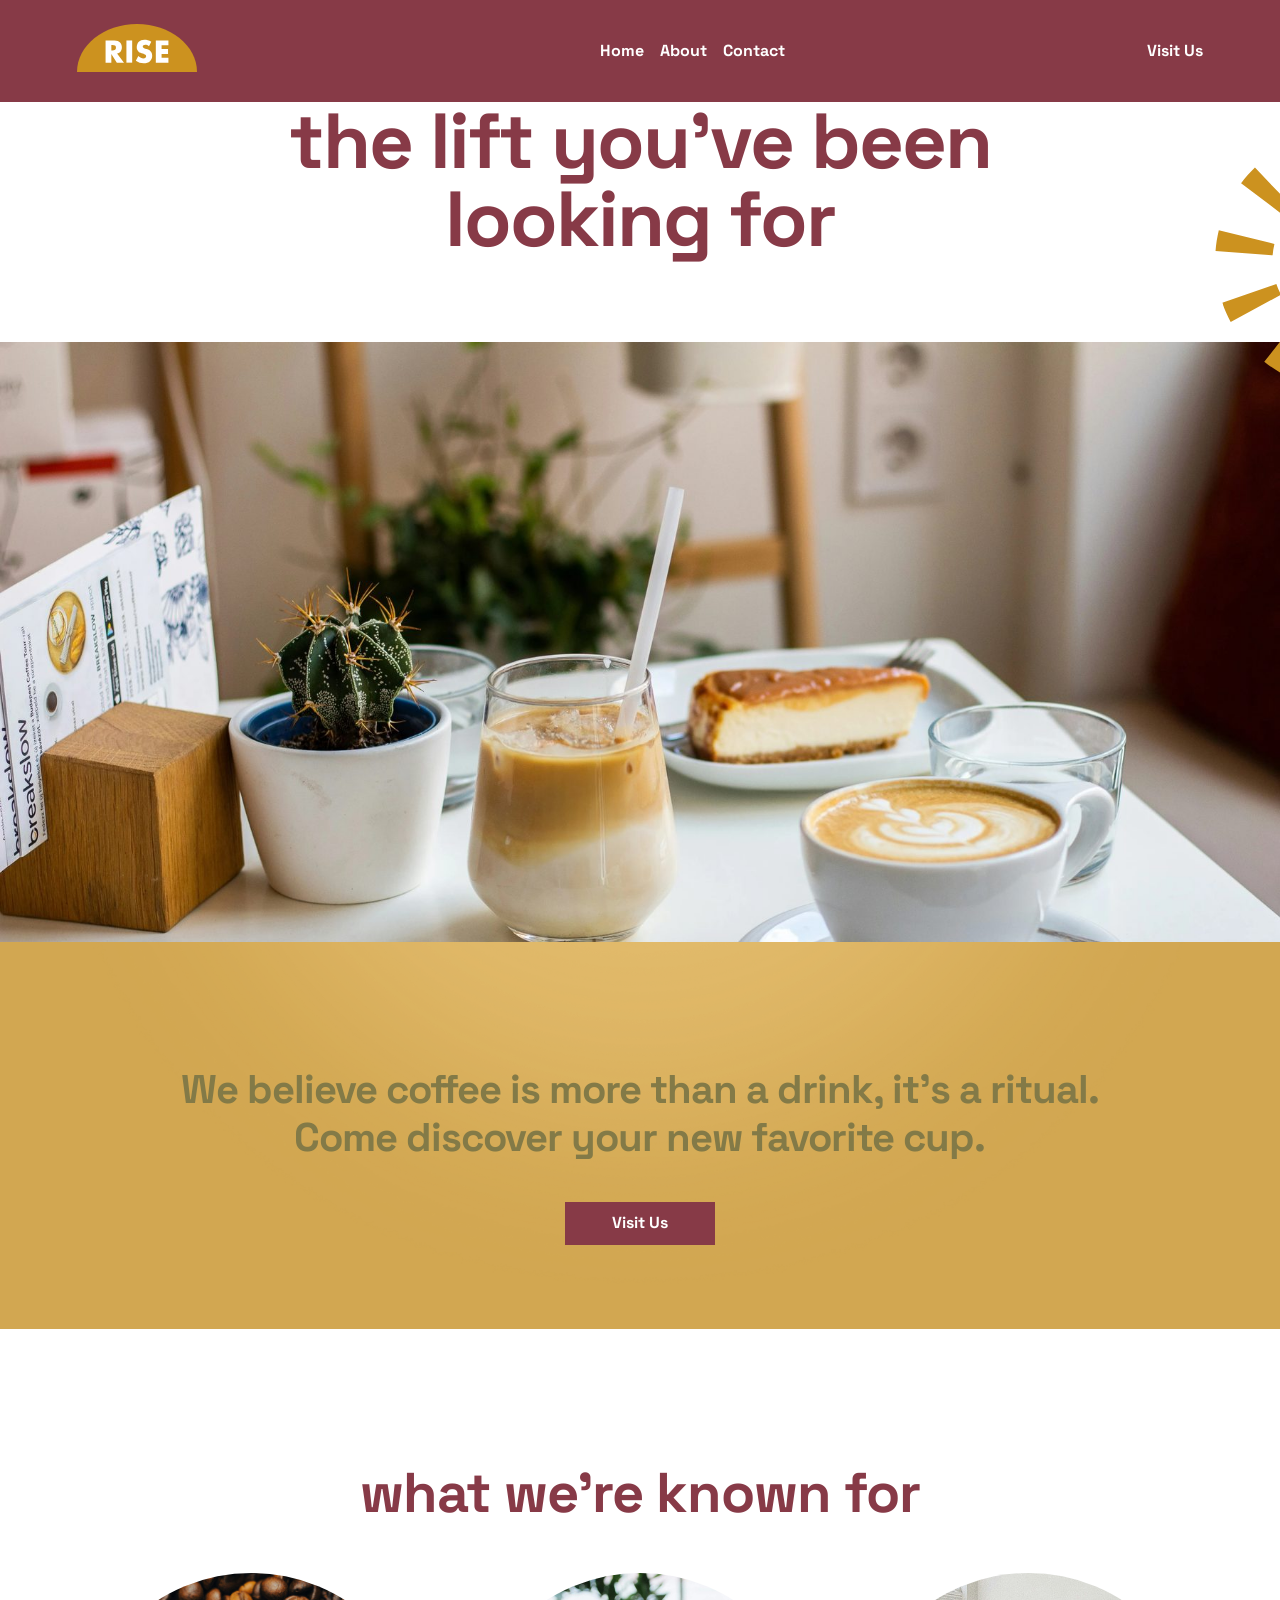
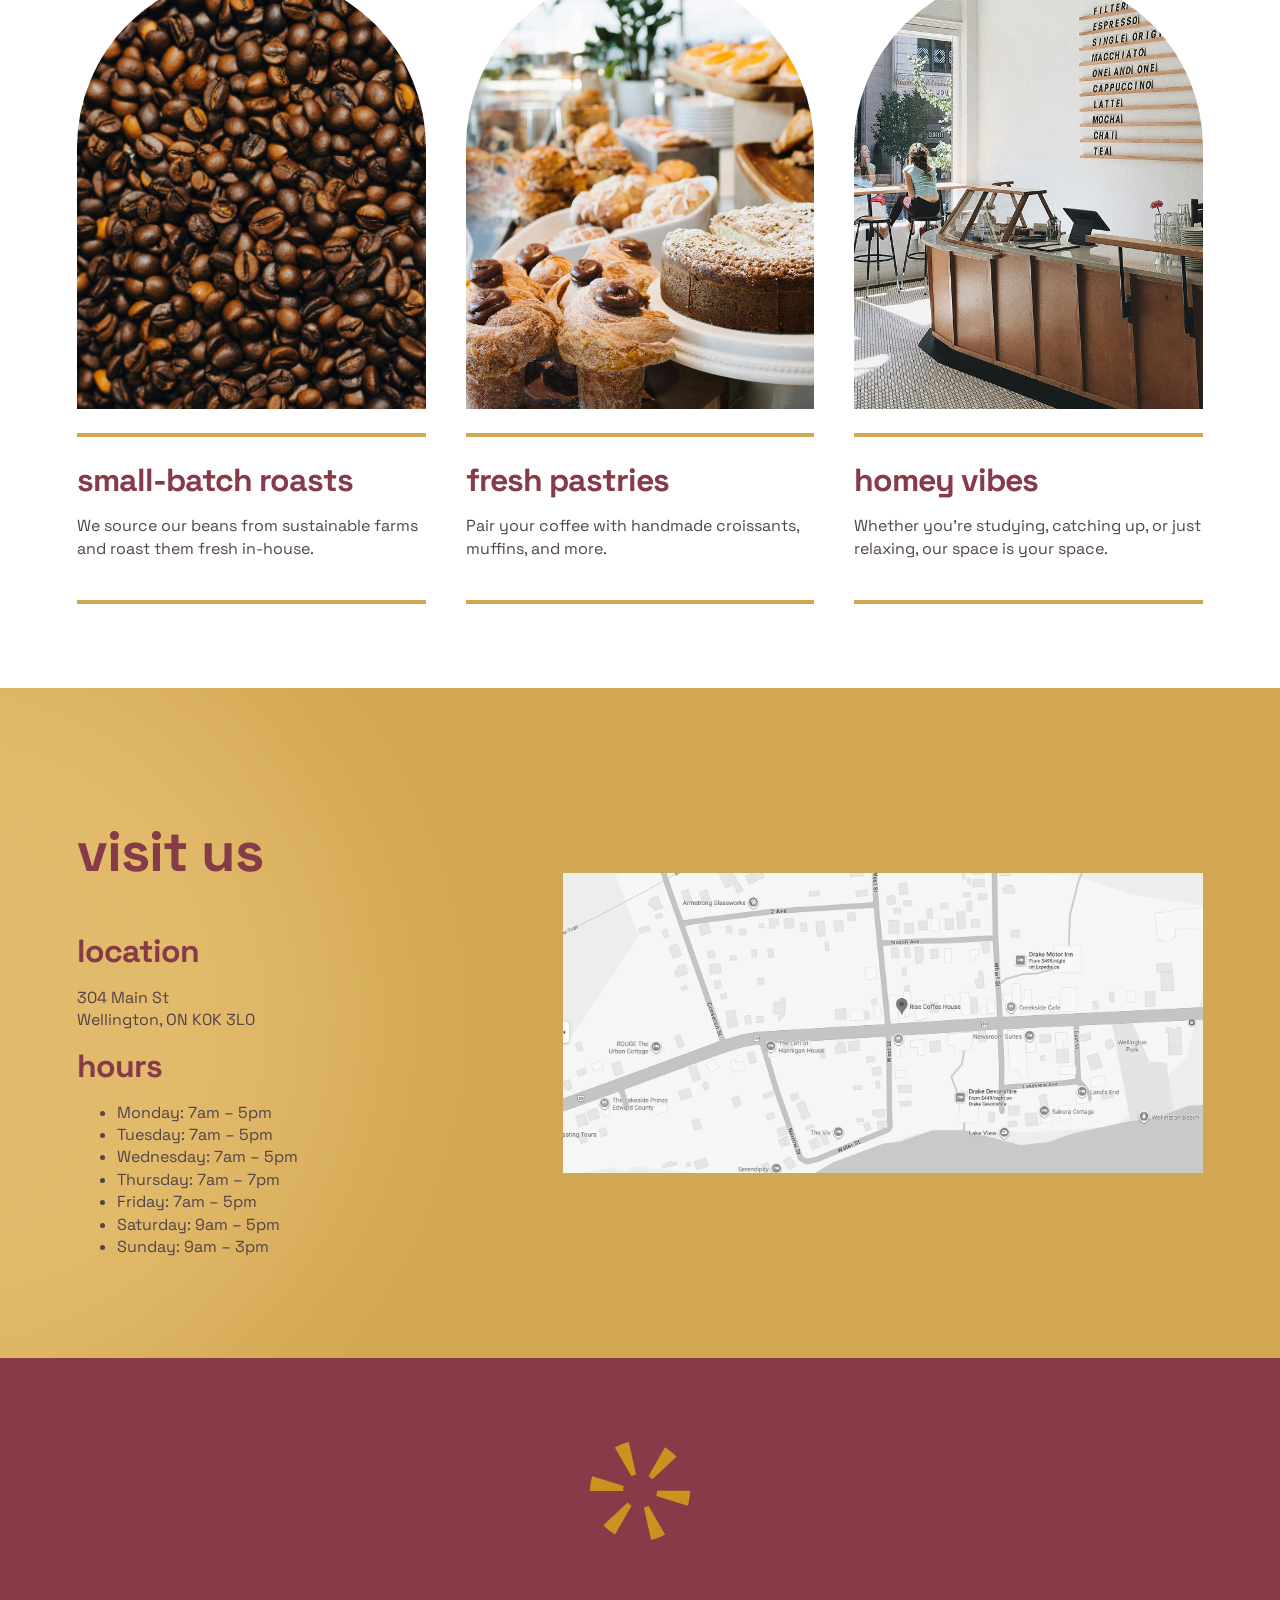
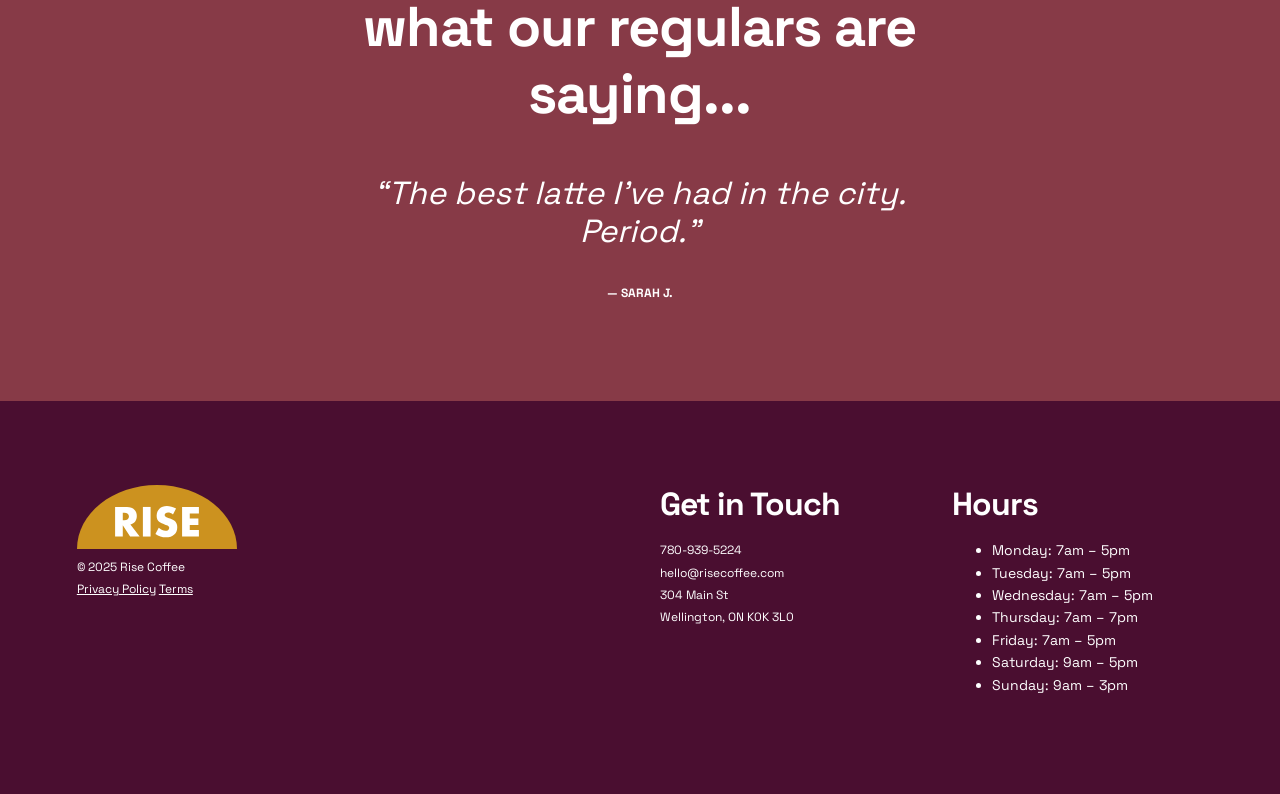
<file: index.html>
<!DOCTYPE html>
<html lang="en">
<head><!-- The head is a container for information ABOUT the page.
           Nothing in here appears on the page. The browser reads it, the visitor never sees it. -->

	<!-- Which character set to use. Leave this out and apostrophes turn into garbage. -->
	<meta charset="utf-8">
	<!-- Tells a phone to use its real width instead of pretending to be a desktop. -->
	<meta name="viewport" content="width=device-width, initial-scale=1">
	<!-- The browser tab text, and what Google shows in search results. Not a heading on the page. -->
	<meta name="description" content="A neighbourhood coffee shop on Whyte Avenue. Single origin, roasted here, open from seven.">
	<title>Rise Coffee</title>

	<!-- STYLES: normalize first, then layout, then style.
	     General to specific. When two rules clash, the later one wins. -->
	<link rel="stylesheet" href="normalize.css"> <!-- Irons out browser default settings. -->
	<link rel="stylesheet" href="layout.css"> <!-- This controls our structure and layout. -->
	<link rel="stylesheet" href="style.css"> <!-- This is where we style the elements of the page. -->

	<!-- FONTS -->
	<link rel="preconnect" href="https://fonts.googleapis.com">
	<link rel="preconnect" href="https://fonts.gstatic.com" crossorigin>
	<link href="https://fonts.googleapis.com/css2?family=Space+Grotesk:wght@300..700&display=swap" rel="stylesheet">

	<!-- Favicon -->
	<link rel="icon" href="images/favicon.png">

	<!--Opengraph-->
	<meta property="og:title" content="Rise Coffee">
	<meta property="og:description" content="A neighbourhood coffee shop on Whyte Avenue.">
	<meta property="og:image" content="https://daltonbryce.github.io/rise-coffee/images/rise-coffee-1.jpg">
	<meta property="og:url" content="https://daltonbryce.github.io/rise-coffee">

</head>

<body><!-- The body holds everything the visitor actually SEES. -->

	<!-- HEADER: the strip along the top. It is the same on every page of the site,
	     which is why it lives outside <main>. -->
	<header>
		<!-- LOGO -->
		<a href="index.html"><img src="images/rise-logo.svg" style="width:120px;" alt="rise logo"></a>

		<!-- NAVIGATION: a menu is a LIST of related links, so it is marked up as a ul with li inside.
		     CSS takes the bullets off, but underneath it stays a list, because that is what it is. -->
		<nav>
			<ul>
				<li><a class="nav-link" href="index.html">Home</a></li>
				<li><a class="nav-link" href="about.html">About</a></li>
				<li><a class="nav-link" href="contact.html">Contact</a></li>
			</ul>
		</nav>

		<!-- The # in this href jumps to the element with id="visit" further down THIS page,
		     instead of opening a different page. -->
		<a href="#visit" class="nav-link">Visit Us</a>
	</header>

	<!-- MAIN: everything between the header and the footer. This is the part that is
	     actually THIS page. One <main> per page. -->
	<main>

		<!-- SECTION: one horizontal band of the page. Look at the mockup: every time the background colour changes, a new section starts. This page has five.

		     From here on, every section has the same four levels:
		         section  →  container  →  row  →  col
		     The section is the band. The container holds the width. The row makes its
		     children sit side by side. The columns are the things sitting side by side. -->

		<!-- HERO SECTION: the first thing a visitor sees.
		     One wide column, centred. 8 out of 12, pushed to the middle by row-justify-center. -->
		<section>
			<div class="container-full">
				<div class="row row-justify-center">
					<!-- DIV: a plain box with no meaning. The class is what gives it a job. -->
					<div class="col col-lg-8 col-md-12 col-sm-12 text-center">
						<!-- h1 is the most important heading on the page. Only ever one per page. -->
						<h1>the lift you’ve been looking for</h1>
					</div>
				</div><!-- row ends -->

				<div class="row">
					<div class="col col-lg-12">

						<div class="hero-img">
							<img src="images/rise-icon-1.svg" class="hero-icon" alt="">
						</div>
					</div>
				</div><!-- row ends -->

			</div><!-- container ends -->
		</section>


		<!-- FAVOURITE CUP SECTION: gold band in the mockup.
		     Same shape as the hero. One wide centred column, this time 10 of 12. -->
		<section class="section-padding background-gold position-relative">
			<img src="images/gradient-1.png" class="gradient-1" alt="">
			<div class="container z-index-2">
				<div class="row row-justify-center">
					<div class="col col-lg-10 col-md-12 col-sm-12 text-center">
						<p class="paragraph-large">We believe coffee is more than a drink, it’s a ritual. Come discover your new favorite cup.</p>
						<a href="#visit" class="button button-secondary">Visit Us</a>
					</div>
				</div><!-- row ends -->

			</div><!-- container ends -->
		</section>


		<!-- KNOWN FOR SECTION: the three cards.
		     Look at columns 1, 2 and 3 below. They are the SAME block written three times with different words. Write one, get it right, then copy it.

		     Two rows here: a full-width heading, then three equal columns.
		     Three columns of 4 add up to 12. They always add up to 12. -->
		<section class="section-padding">
			<div class="container">

				<!-- ROW -->
				<div class="row">
					<div class="col col-lg-12">
						<h2 class="text-center">what we’re known for</h2>
					</div>
				</div><!-- row ends -->

				<!-- ROW -->
				<div class="row">

					<!-- COLUMN 1 -->
					<div class="col col-lg-4 col-md-6 col-sm-12">
						<div class="card">
							<div class="card-img-wrap">
								<img src="images/rise-coffee-4.jpg" class="card-img" alt="Roasted coffee beans">
							</div>
							<div class="card-border">
								<h3>small-batch roasts</h3>
								<p>We source our beans from sustainable farms and roast them fresh in-house.</p>
							</div>
						</div>
					</div>

					<!-- COLUMN 2 -->
					<div class="col col-lg-4 col-md-6 col-sm-12">
						<div class="card">
							<div class="card-img-wrap">
								<img src="images/rise-coffee-5.jpg" class="card-img" alt="A tray of fresh pastries">
							</div>

							<div class="card-border">
								<h3>fresh pastries</h3>
								<p>Pair your coffee with handmade croissants, muffins, and more.</p>
							</div>
						</div>
					</div>

					<!-- COLUMN 3 -->
					<div class="col col-lg-4 col-md-6 col-sm-12">
						<div class="card">
							<div class="card-img-wrap">
								<img src="images/rise-coffee-2.jpg" class="card-img" alt="The cafe seating area">
							</div>
							<div class="card-border">
								<h3>homey vibes</h3>
								<p>Whether you’re studying, catching up, or just relaxing, our space is your space.</p>
							</div>
						</div>
					</div><!-- Column ends -->
				</div><!-- row ends -->
			</div><!-- container ends -->
		</section>


		<!-- VISIT US SECTION. The id="visit" is what the Visit Us buttons jump to.
		     An id can only be used once per page. A class can be used as often as you like.

		     Two UNEQUAL columns this time: 5 and 7. Still adds up to 12.
		     row-align-center lines them up vertically in the middle of each other. -->
		<section id="visit" class="section-padding background-gold position-relative">
			<!-- GOLD GRADIENT -->
			<img src="images/gradient-1.png" class="gradient-3" alt="">
			<div class="container z-index-2">


				<!-- ROW -->
				<div class="row row-align-center">

					<!-- COLUMN 1: the details -->
					<div class="col col-lg-5 col-md-12 col-sm-12">
						<h2>visit us</h2>

						<h3>location</h3>
						<p>304 Main St<br>Wellington, ON  K0K 3L0</p>

						<!-- Opening hours are a list of related items, so: another ul.
						     Same two tags as the navigation, doing a completely different job. -->
						<h3>hours</h3>
						<ul>
							<li>Monday: 7am – 5pm</li>
							<li>Tuesday: 7am – 5pm</li>
							<li>Wednesday: 7am – 5pm</li>
							<li>Thursday: 7am – 7pm</li>
							<li>Friday: 7am – 5pm</li>
							<li>Saturday: 9am – 5pm</li>
							<li>Sunday: 9am – 3pm</li>
						</ul>
					</div>

					<!-- COLUMN 2: the map -->
					<div class="col col-lg-7 col-md-12 col-sm-12">
						<img src="images/map.png" class="img-full" alt="Map showing the location of Rise Coffee">
					</div>

				</div><!-- row ends -->

			</div><!-- container ends -->
		</section>


		<!-- TESTIMONIALS SECTION: maroon band in the mockup.
		     text-white goes on EACH element that needs it, not on the section.
		     A colour inherited from a parent loses to a rule that targets the element directly, and h2 already has a colour of its own. -->
		<section class="section-padding background-maroon">
			<div class="container">

				<!-- ROW -->
				<div class="row row-justify-center">
					<div class="col col-lg-8 col-md-12 col-sm-12 text-center">
						<!-- Decorative image, so alt is empty. A screen reader skips it. -->
						<img src="images/rise-icon-2.svg" style="width: 100px" alt="">
						<h2 class="text-white">what our regulars are saying...</h2>
						<blockquote>“The best latte I’ve had in the city. Period.”</blockquote>
						<p class="attribution">— Sarah J.</p>
					</div>
				</div><!-- row ends -->

			</div><!-- container ends -->
		</section>

	</main>


	<!-- FOOTER: three equal columns. Same shape as the known for section,
	     4 + 4 + 4 = 12. The footer sits outside <main> because it repeats
	     on every page, exactly like the header. -->
	<!-- footer styles ineritted -->
	<footer class="section-padding">
		<div class="container">
			<div class="row details">
				<div class="col col-lg-6">
					<a href="index.html"><img src="images/rise-logo.svg" class="logo" alt="Our Logo: the word Rise in a gold half-circle"></a>
					<p>© 2025 Rise Coffee</p>
					<a href="legal.html#privacy">Privacy Policy</a>
					<a href="legal.html#terms">Terms</a>
				</div> <!-- end col -->
				<div class="col col-lg-3">
					<h3>Get in Touch</h3>
					<p>780-939-5224</p>
					<p>hello@risecoffee.com</p>
					<p>304 Main St<br>Wellington, ON  K0K 3L0</p>
				</div> <!-- end col -->
				<div class="col col-lg-3">
					<h3>Hours</h3>
					<ul>
						<li>Monday: 7am – 5pm</li>
						<li>Tuesday: 7am – 5pm</li>
						<li>Wednesday: 7am – 5pm</li>
						<li>Thursday: 7am – 7pm</li>
						<li>Friday: 7am – 5pm</li>
						<li>Saturday: 9am – 5pm</li>
						<li>Sunday: 9am – 3pm</li>
					</ul>
				</div> <!-- end col -->
			</div> <!-- end row-->
		</div> <!-- end container-->
	</footer>

</body>
</html>
</file>
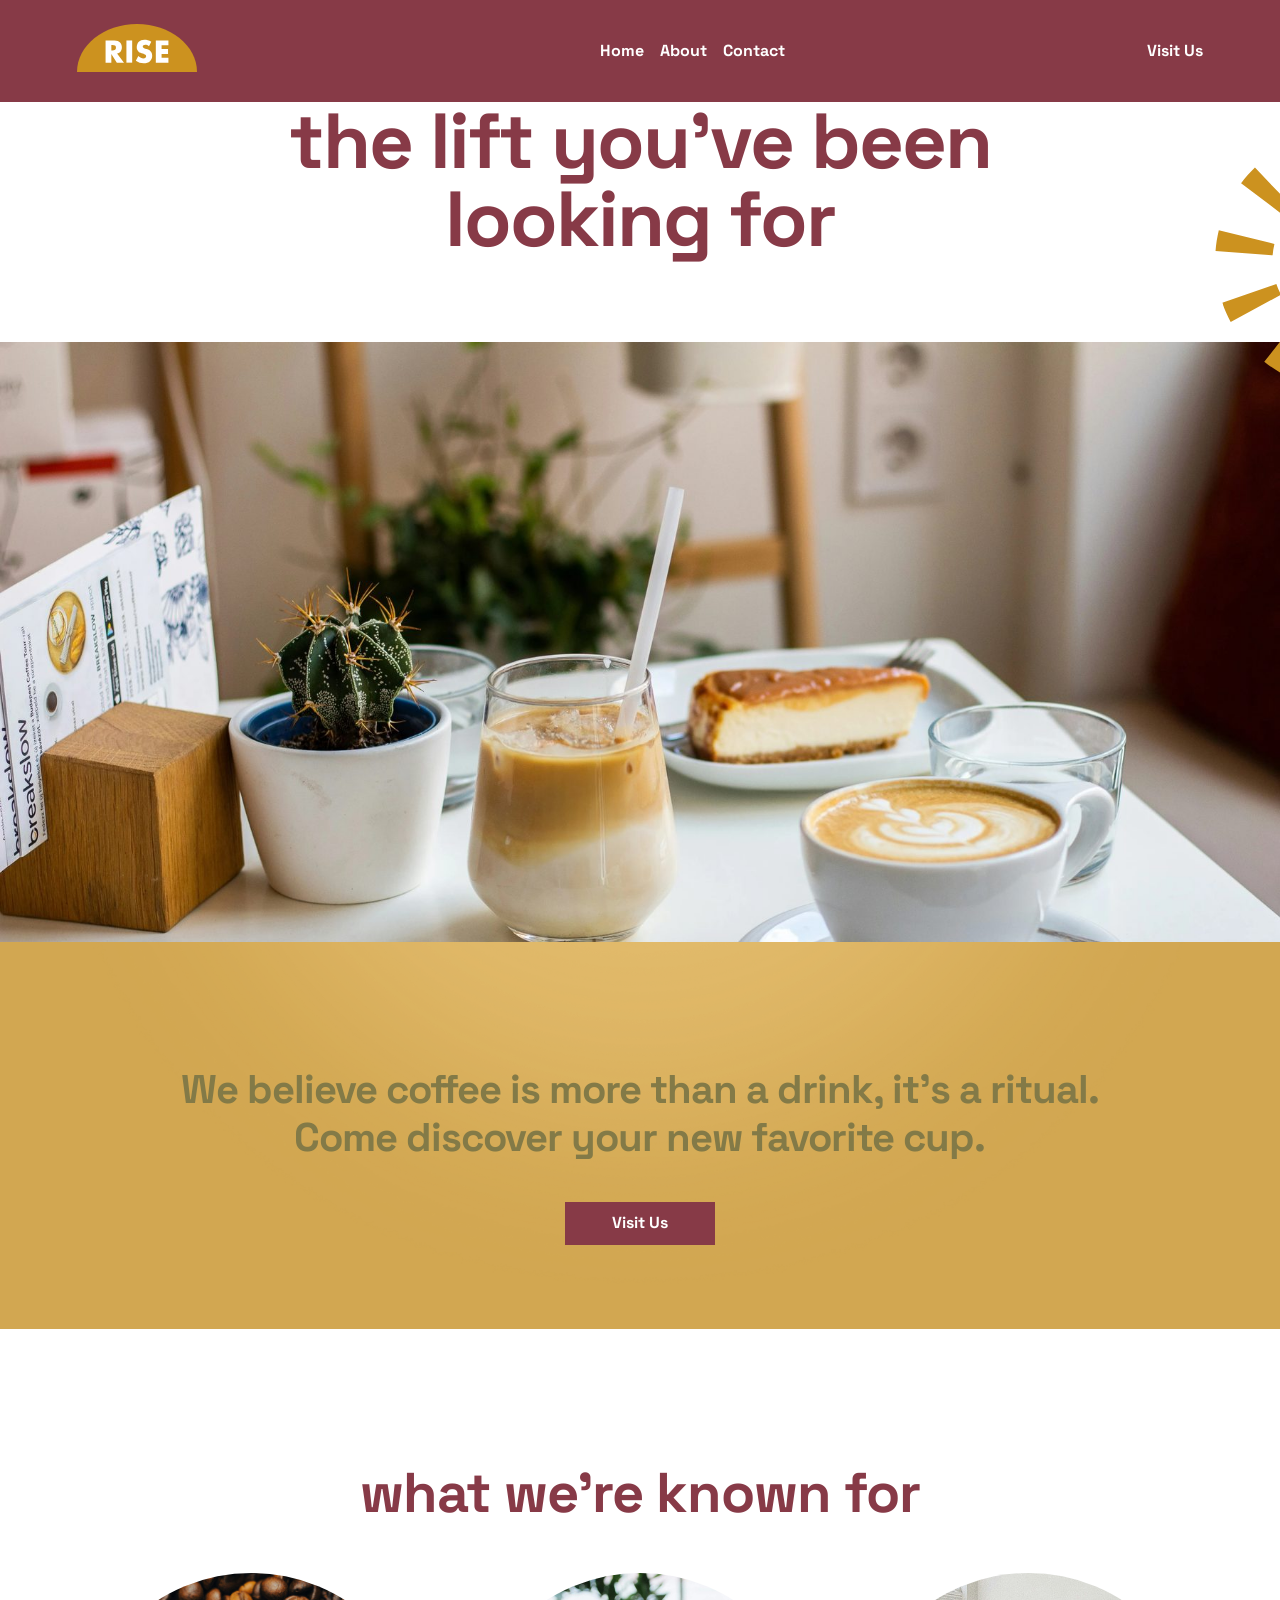
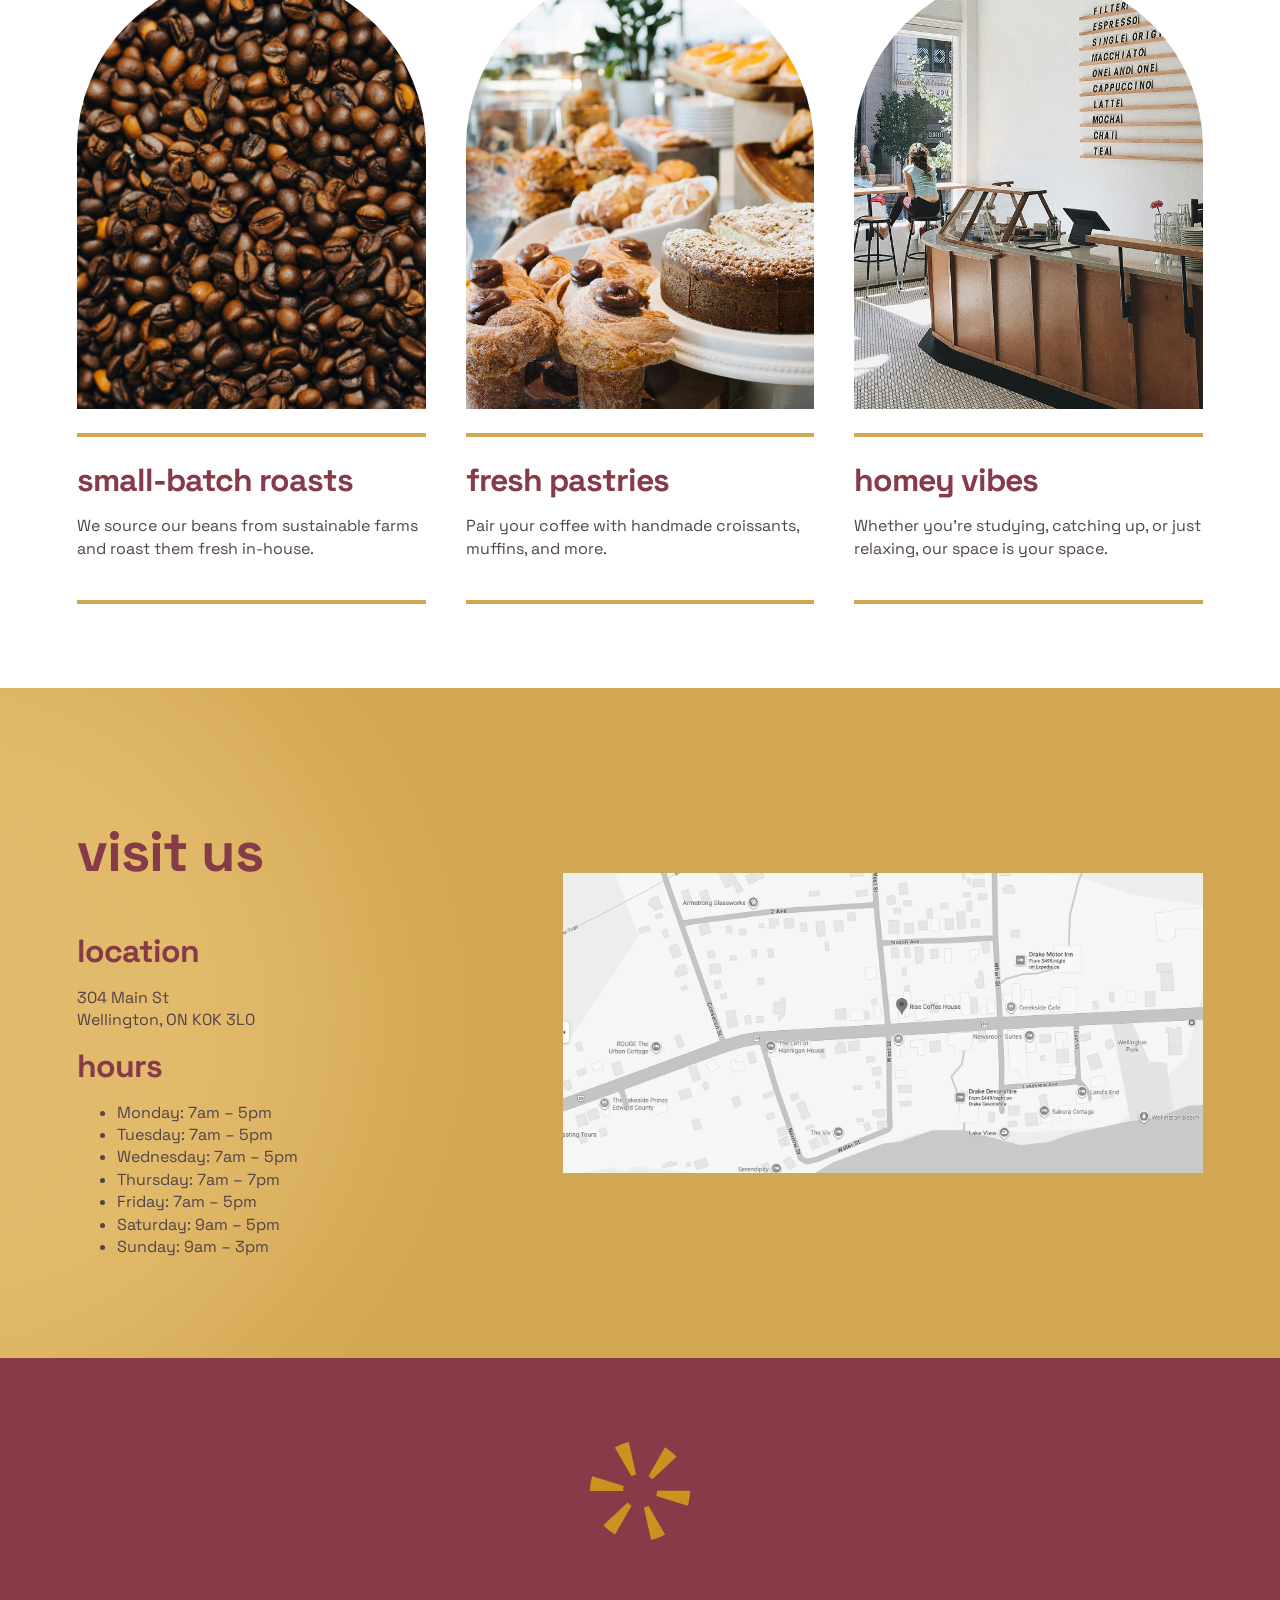
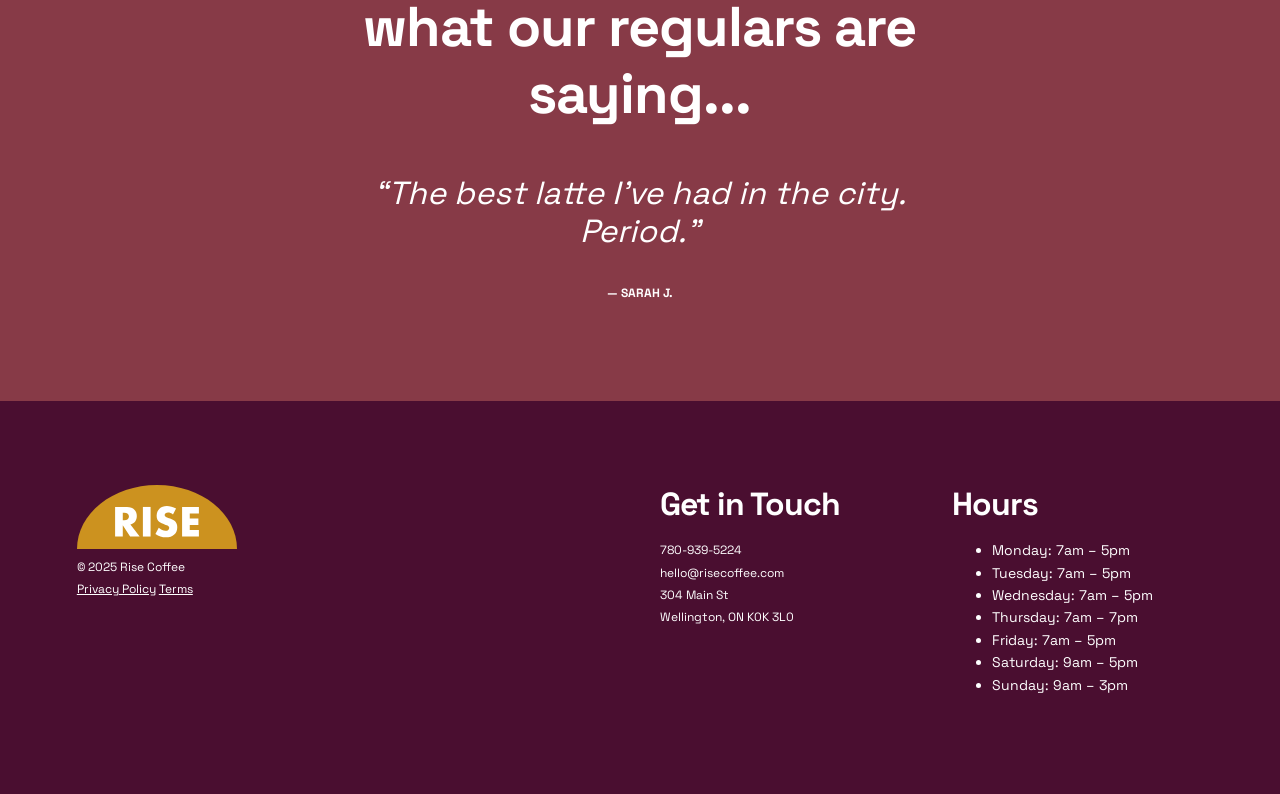
<file: rise-coffee/index.html>
<!DOCTYPE html>
<html>
<head><!-- The head is a container for information ABOUT the page.
           Nothing in here appears on the page. The browser reads it, the visitor never sees it. -->

	<!-- Which character set to use. Leave this out and apostrophes turn into garbage. -->
	<meta charset="utf-8">
	<!-- Tells a phone to use its real width instead of pretending to be a desktop. -->
	<meta name="viewport" content="width=device-width, initial-scale=1">
	<!-- The browser tab text, and what Google shows in search results. Not a heading on the page. -->
	<title>Rise Coffee</title>

	<!-- STYLES: normalize first, then layout, then style.
	     General to specific. When two rules clash, the later one wins. -->
	<link rel="stylesheet" href="normalize.css"> <!-- Irons out browser default settings. -->
	<link rel="stylesheet" href="layout.css"> <!-- This controls our structure and layout. -->
	<link rel="stylesheet" href="style.css"> <!-- This is where we style the elements of the page. -->

	<!-- FONTS -->
	<link rel="preconnect" href="https://fonts.googleapis.com">
	<link rel="preconnect" href="https://fonts.gstatic.com" crossorigin>
	<link href="https://fonts.googleapis.com/css2?family=Space+Grotesk:wght@300..700&display=swap" rel="stylesheet">

</head>

<body><!-- The body holds everything the visitor actually SEES. -->

	<!-- HEADER: the strip along the top. It is the same on every page of the site,
	     which is why it lives outside <main>. -->
	<header>
		<!-- LOGO -->
		<a href="index.html"><img src="images/rise-logo.svg" style="width:120px;" alt="rise logo"></a>

		<!-- NAVIGATION: a menu is a LIST of related links, so it is marked up as a ul with li inside.
		     CSS takes the bullets off, but underneath it stays a list, because that is what it is. -->
		<nav>
			<ul>
				<li><a class="nav-link" href="index.html">Home</a></li>
				<li><a class="nav-link" href="about.html">About</a></li>
				<li><a class="nav-link" href="contact.html">Contact</a></li>
			</ul>
		</nav>

		<!-- The # in this href jumps to the element with id="visit" further down THIS page,
		     instead of opening a different page. -->
		<a href="#visit" class="nav-link">Visit Us</a>
	</header>

	<!-- MAIN: everything between the header and the footer. This is the part that is
	     actually THIS page. One <main> per page. -->
	<main>

		<!-- SECTION: one horizontal band of the page. Look at the mockup: every time the background colour changes, a new section starts. This page has five.

		     From here on, every section has the same four levels:
		         section  →  container  →  row  →  col
		     The section is the band. The container holds the width. The row makes its
		     children sit side by side. The columns are the things sitting side by side. -->

		<!-- HERO SECTION: the first thing a visitor sees.
		     One wide column, centred. 8 out of 12, pushed to the middle by row-justify-center. -->
		<section>
			<div class="container-full">
				<div class="row row-justify-center">
					<!-- DIV: a plain box with no meaning. The class is what gives it a job. -->
					<div class="col col-lg-8 col-md-12 col-sm-12 text-center">
						<!-- h1 is the most important heading on the page. Only ever one per page. -->
						<h1>the lift you’ve been looking for</h1>
					</div>
				</div><!-- row ends -->

				<div class="row">
					<div class="col col-lg-12">

						<div class="hero-img">
							<img src="images/rise-icon-1.svg" class="hero-icon" alt="">
						</div>
					</div>
				</div><!-- row ends -->

			</div><!-- container ends -->
		</section>


		<!-- FAVOURITE CUP SECTION: gold band in the mockup.
		     Same shape as the hero. One wide centred column, this time 10 of 12. -->
		<section class="section-padding background-gold position-relative">
			<img src="images/gradient-1.png" class="gradient-1" alt="">
			<div class="container z-index-2">
				<div class="row row-justify-center">
					<div class="col col-lg-10 col-md-12 col-sm-12 text-center">
						<p class="paragraph-large">We believe coffee is more than a drink, it’s a ritual. Come discover your new favorite cup.</p>
						<a href="#visit" class="button button-secondary">Visit Us</a>
					</div>
				</div><!-- row ends -->

			</div><!-- container ends -->
		</section>


		<!-- KNOWN FOR SECTION: the three cards.
		     Look at columns 1, 2 and 3 below. They are the SAME block written three times with different words. Write one, get it right, then copy it.

		     Two rows here: a full-width heading, then three equal columns.
		     Three columns of 4 add up to 12. They always add up to 12. -->
		<section class="section-padding">
			<div class="container">

				<!-- ROW -->
				<div class="row">
					<div class="col col-lg-12">
						<h2 class="text-center">what we’re known for</h2>
					</div>
				</div><!-- row ends -->

				<!-- ROW -->
				<div class="row">

					<!-- COLUMN 1 -->
					<div class="col col-lg-4 col-md-6 col-sm-12">
						<div class="card">
							<div class="card-img-wrap">
								<img src="images/rise-coffee-4.jpg" class="card-img" alt="Roasted coffee beans">
							</div>
							<div class="card-border">
								<h3>small-batch roasts</h3>
								<p>We source our beans from sustainable farms and roast them fresh in-house.</p>
							</div>
						</div>
					</div>

					<!-- COLUMN 2 -->
					<div class="col col-lg-4 col-md-6 col-sm-12">
						<div class="card">
							<div class="card-img-wrap">
								<img src="images/rise-coffee-5.jpg" class="card-img" alt="A tray of fresh pastries">
							</div>

							<div class="card-border">
								<h3>fresh pastries</h3>
								<p>Pair your coffee with handmade croissants, muffins, and more.</p>
							</div>
						</div>
					</div>

					<!-- COLUMN 3 -->
					<div class="col col-lg-4 col-md-6 col-sm-12">
						<div class="card">
							<div class="card-img-wrap">
								<img src="images/rise-coffee-2.jpg" class="card-img" alt="The cafe seating area">
							</div>
							<div class="card-border">
								<h3>homey vibes</h3>
								<p>Whether you’re studying, catching up, or just relaxing, our space is your space.</p>
							</div>
						</div>
					</div><!-- Column ends -->
				</div><!-- row ends -->
			</div><!-- container ends -->
		</section>


		<!-- VISIT US SECTION. The id="visit" is what the Visit Us buttons jump to.
		     An id can only be used once per page. A class can be used as often as you like.

		     Two UNEQUAL columns this time: 5 and 7. Still adds up to 12.
		     row-align-center lines them up vertically in the middle of each other. -->
		<section id="visit" class="section-padding background-gold position-relative">
			<!-- GOLD GRADIENT -->
			<img src="images/gradient-1.png" class="gradient-3" alt="">
			<div class="container z-index-2">


				<!-- ROW -->
				<div class="row row-align-center">

					<!-- COLUMN 1: the details -->
					<div class="col col-lg-5 col-md-12 col-sm-12">
						<h2>visit us</h2>

						<h3>location</h3>
						<p>304 Main St<br>Wellington, ON  K0K 3L0</p>

						<!-- Opening hours are a list of related items, so: another ul.
						     Same two tags as the navigation, doing a completely different job. -->
						<h3>hours</h3>
						<ul>
							<li>Monday: 7am – 5pm</li>
							<li>Tuesday: 7am – 5pm</li>
							<li>Wednesday: 7am – 5pm</li>
							<li>Thursday: 7am – 7pm</li>
							<li>Friday: 7am – 5pm</li>
							<li>Saturday: 9am – 5pm</li>
							<li>Sunday: 9am – 3pm</li>
						</ul>
					</div>

					<!-- COLUMN 2: the map -->
					<div class="col col-lg-7 col-md-12 col-sm-12">
						<img src="images/map.png" class="img-full" alt="Map showing the location of Rise Coffee">
					</div>

				</div><!-- row ends -->

			</div><!-- container ends -->
		</section>


		<!-- TESTIMONIALS SECTION: maroon band in the mockup.
		     text-white goes on EACH element that needs it, not on the section.
		     A colour inherited from a parent loses to a rule that targets the element directly, and h2 already has a colour of its own. -->
		<section class="section-padding background-maroon">
			<div class="container">

				<!-- ROW -->
				<div class="row row-justify-center">
					<div class="col col-lg-8 col-md-12 col-sm-12 text-center">
						<!-- Decorative image, so alt is empty. A screen reader skips it. -->
						<img src="images/rise-icon-2.svg" style="width: 100px" alt="">
						<h2 class="text-white">what our regulars are saying...</h2>
						<blockquote>“The best latte I’ve had in the city. Period.”</blockquote>
						<p class="attribution">— Sarah J.</p>
					</div>
				</div><!-- row ends -->

			</div><!-- container ends -->
		</section>

	</main>


	<!-- FOOTER: three equal columns. Same shape as the known for section,
	     4 + 4 + 4 = 12. The footer sits outside <main> because it repeats
	     on every page, exactly like the header. -->
	<!-- footer styles ineritted -->
	<footer class="section-padding">
		<div class="container">
			<div class="row details">
				<div class="col col-lg-6">
					<a href="index.html"><img src="images/rise-logo.svg" class="logo" alt="Our Logo: the word Rise in a gold half-circle"></a>
					<p>© 2025 Rise Coffee</p>
					<a href="legal.html#privacy">Privacy Policy</a>
					<a href="legal.html#terms">Terms</a>
				</div> <!-- end col -->
				<div class="col col-lg-3">
					<h3>Get in Touch</h3>
					<p>780-939-5224</p>
					<p>hello@risecoffee.com</p>
					<p>304 Main St<br>Wellington, ON  K0K 3L0</p>
				</div> <!-- end col -->
				<div class="col col-lg-3">
					<h3>Hours</h3>
					<ul>
						<li>Monday: 7am – 5pm</li>
						<li>Tuesday: 7am – 5pm</li>
						<li>Wednesday: 7am – 5pm</li>
						<li>Thursday: 7am – 7pm</li>
						<li>Friday: 7am – 5pm</li>
						<li>Saturday: 9am – 5pm</li>
						<li>Sunday: 9am – 3pm</li>
					</ul>
				</div> <!-- end col -->
			</div> <!-- end row-->
		</div> <!-- end container-->
	</footer>

</body>
</html>
</file>
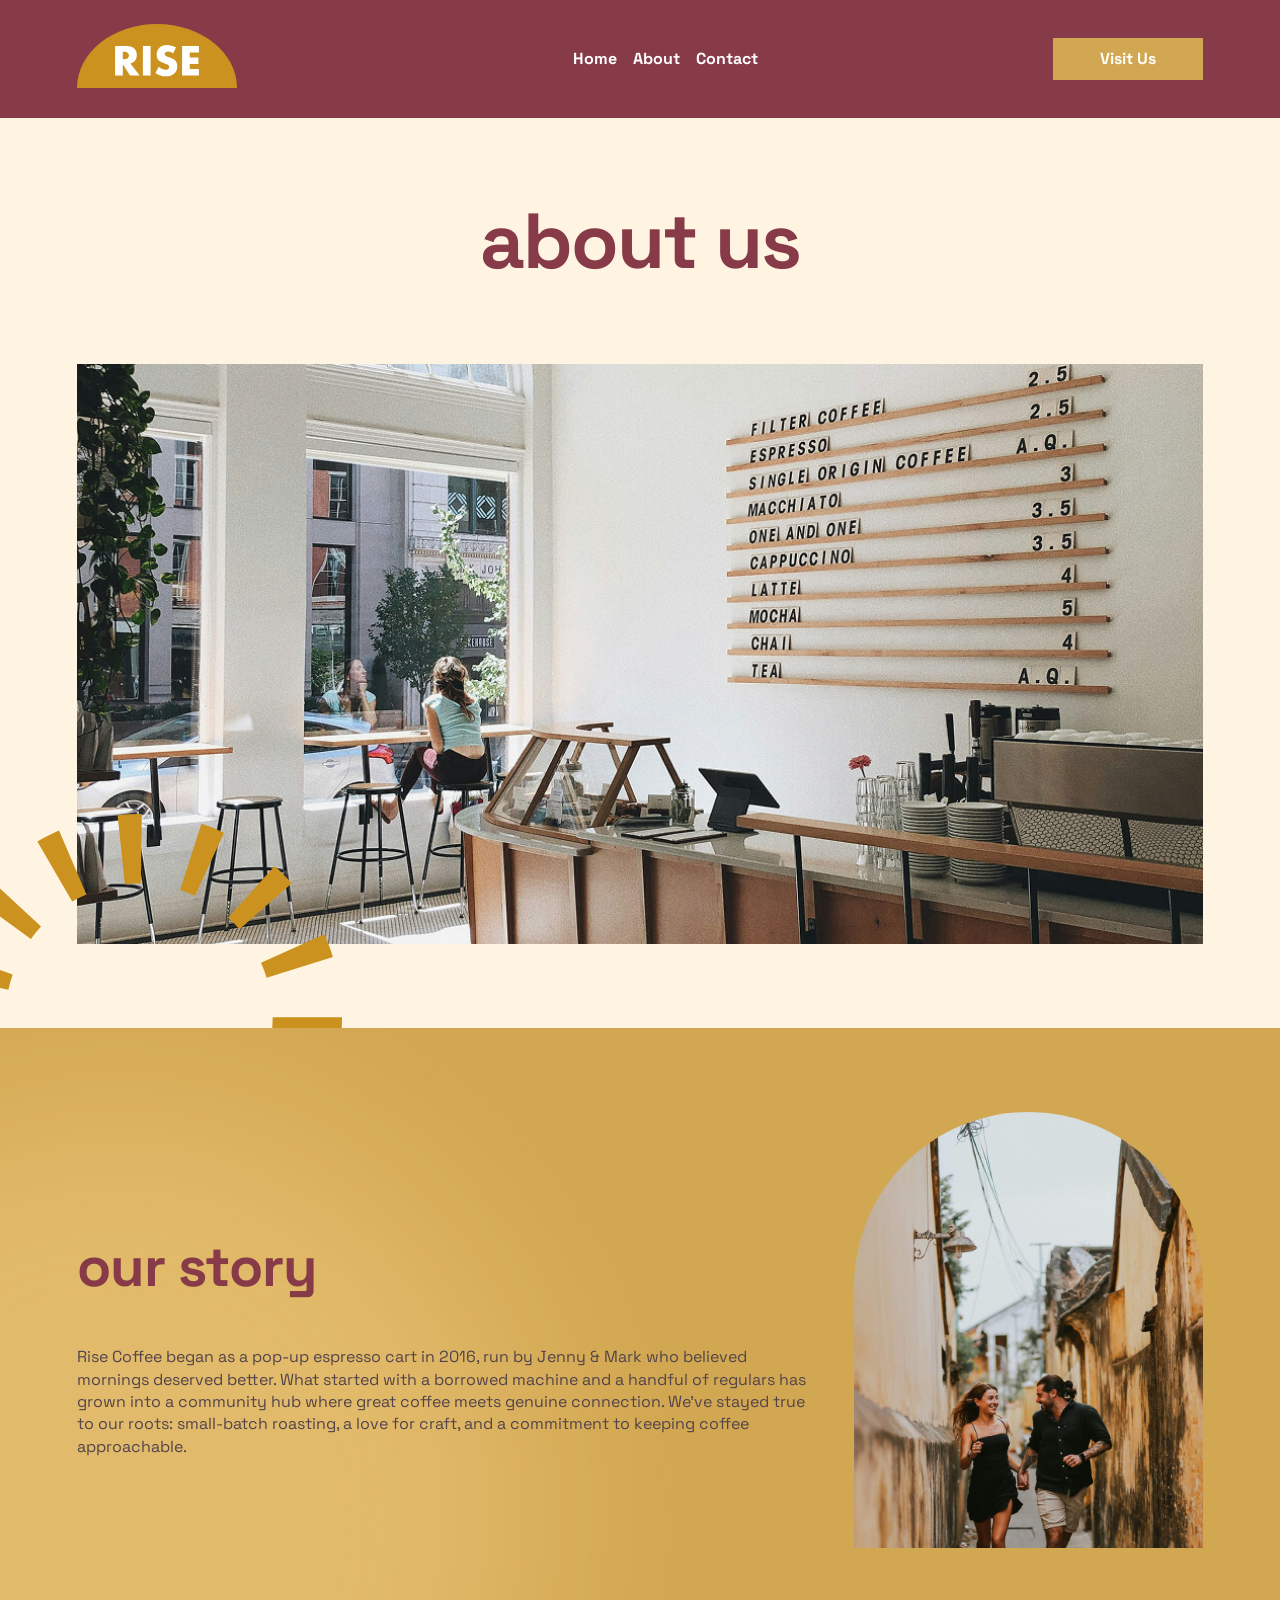
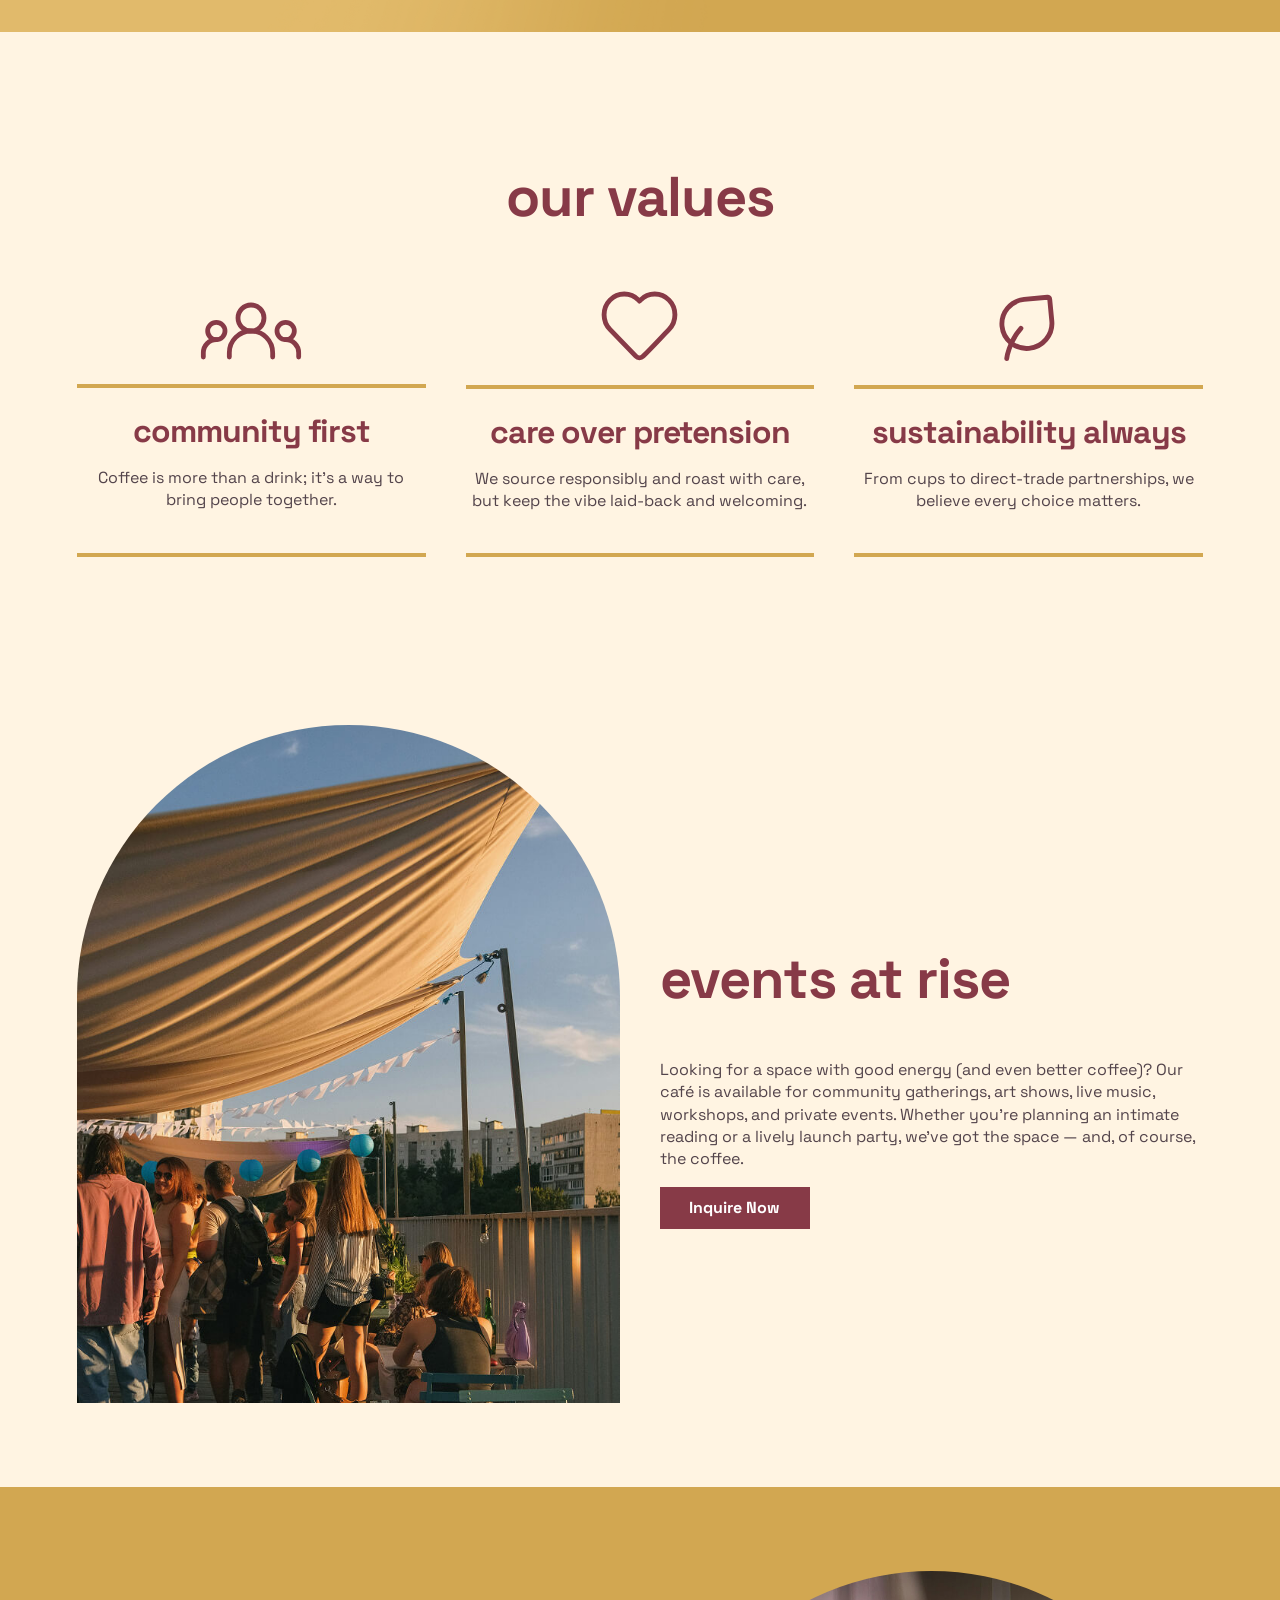
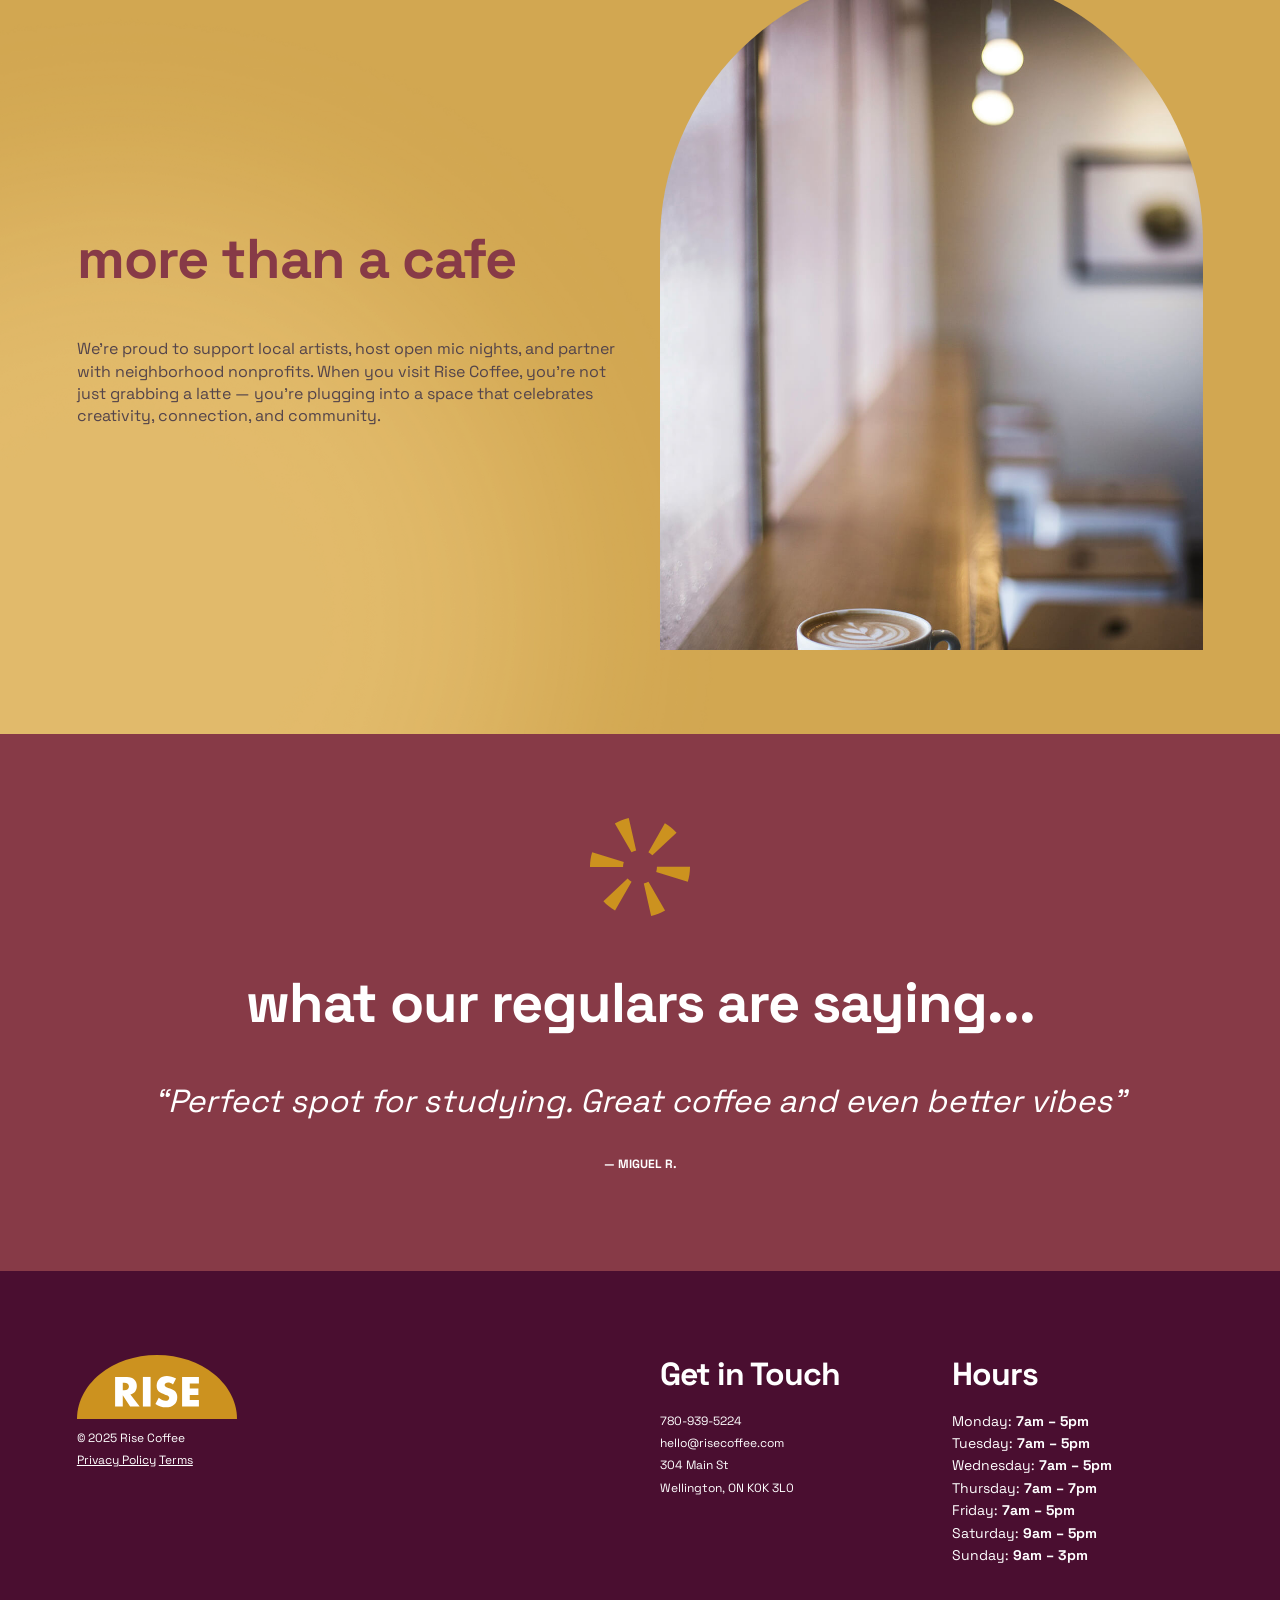
<file: about.html>
<!DOCTYPE HTML>
<html lang="en">
<head>
	<title>About | Rise Coffee</title>
	<meta name="description" content="A neighbourhood coffee shop on Whyte Avenue. Single origin, roasted here, open from seven.">
	<meta charset="utf-8">
	<meta name="viewport" content="width=device-width, initial-scale=1">

	<!-- STYLES -->
	<link rel="stylesheet" href="normalize.css">	<!--Normalizes browser default settings-->
	<link rel="stylesheet" href="layout.css"> 		<!--Used to add all layout specs to page elements-->
	<link rel="stylesheet" href="style.css"> 		<!--Used to add all stylings to page elements-->

	<!-- FONTS -->
	<link rel="preconnect" href="https://fonts.googleapis.com">
	<link rel="preconnect" href="https://fonts.gstatic.com" crossorigin>
	<link href="https://fonts.googleapis.com/css2?family=Space+Grotesk:wght@300..700&display=swap" rel="stylesheet">

	<!-- Favicon -->
	<link rel="icon" href="images/favicon.png">
	<!--Opengraph-->
	<meta property="og:title" content="Rise Coffee">
	<meta property="og:description" content="A neighbourhood coffee shop on Whyte Avenue.">
	<meta property="og:image" content="https://daltonbryce.github.io/rise-coffee/images/rise-coffee-1.jpg">
	<meta property="og:url" content="https://daltonbryce.github.io/rise-coffee">
</head>

<!--VISIBLE CONTENT-->
<body>
	<!-- HEADER & NAV | HEADER & NAV |HEADER & NAV |HEADER & NAV |HEADER & NAV -->
	<header>
		<!-- LOGO -->
		<a href="index.html"><img src="images/rise-logo.svg" class="logo" alt="Our logo: the word Rise in a gold half-circle"></a>
		<!-- NAVIGATION Menu - NAV and Hambberger alternate visability -->
		<nav class="margin-center">
			<ul>
				<li><a class="nav-link" href="index.html">Home</a></li>
				<li><a class="nav-link" href="about.html">About</a></li>
				<li><a class="nav-link" href="contact.html">Contact</a></li>
			</ul>
		</nav>
		<a href="index.html#visit" class="button nav-visit">Visit Us</a>
		<div class="hamburger">
			<div class="hamburger-bar"></div>
			<div class="hamburger-bar"></div>
			<div class="hamburger-bar"></div>
		</div>
	</header>
	<!-- End Header Begin Main
		NOTE: Main is not assigned padding as it causes a visible band. Better to assign padding to sections -->
	<main>
		<!-- HERO SECTION | HERO SECTION | HERO SECTION | HERO SECTION | HERO SECTION -->
		<section class="section-padding background-beige position-relative">
			<div class="container">
				<div class="row row-justify-center">
					<div class="col col-lg-12 col-md-12 col-sm-12 text-center">
						<h1>about us</h1>
					</div> <!-- end col -->
				</div> <!-- end row -->
						<!--HERO Image-->
				<div class="row">
					<div class="col col-lg-12 col-md-12 col-sm-12">
						<div class="hero-img hero-img-about"> 
							<img src="images/rise-icon-3.svg" class="hero-icon hero-icon-about" alt="">
						</div>

					</div> <!-- end col -->
				</div> <!-- end row -->
			</div> <!-- end container -->
		</section> <!-- end title us section -->

		<!-- Our story section | Our story section | Our story section | Our story section -->
		<section class="section-padding background-gold position-relative">
			<!-- GOLD GRADIENT -->
			<img src="images/gradient-1.png" class="gradient-2" alt="">
			<div class="container z-index-2">
				<div class="row row-align-center">
					<div class="col col-lg-8 col-md-12 col-sm-12">
						<div class="margin-center">
							<h2>our story</h2>
							<p>Rise Coffee began as a pop-up espresso cart in 2016, run by Jenny & Mark who believed mornings deserved better. What started with a borrowed machine and a handful of regulars has grown into a community hub where great coffee meets genuine connection. We’ve stayed true to our roots: small-batch roasting, a love for craft, and a commitment to keeping coffee approachable.</p>
						</div>
					</div> <!-- end col -->
					<div class="col col-lg-4 col-md-12 col-sm-12">
						<div class="card-img-wrap">
							<img src="images/rise-coffee-7.jpg" alt="A happy pair walking in an alley." class="img-full">
						</div>
					</div> <!-- end col -->
				</div> <!-- end row-->
			</div> <!-- end container-->
		</section> <!-- end our story section -->

		<!-- Values section (3 col) -->
		<section class="section-padding background-beige">
			<!-- container div -->
			<div class="container">
				<!-- row div -->
				<div class="row">
					<div class="col col-lg-12 col-md-12 col-sm-12">
						<h2 class="center-aligned">our values</h2>
					</div> <!-- end col -->
				</div> <!-- end row-->
				<!-- row div -->
				<div class="row">
					<div class="col col-lg-4 col-md-6 col-sm-12">
						<div class="card">
							<img src="images/community_icon.svg" class="icon-wide" alt="An icon of three bodies">
							<div class="card-border">
								<h3 class="center-aligned">community first</h3>
								<p class="center-aligned">Coffee is more than a drink; it’s a way to bring people together.</p>
							</div>
						</div>
					</div> <!-- end col -->

					<div class="col col-lg-4 col-md-6 col-sm-12">
						<div class="card">
							<img src="images/heart_icon.svg" class="icon" alt="An icon of a heart">			
							<div class="card-border">
								<h3 class="center-aligned">care over pretension</h3>
								<p class="center-aligned">We source responsibly and roast with care, but keep the vibe laid-back and welcoming.</p>
							</div>
						</div>
					</div> <!-- end col -->

					<div class="col col-lg-4 col-md-6 col-sm-12">
						<div class="card">
							 
							<img src="images/leaf_icon.svg" class="icon" alt="An icon of a leaf">
							<div class="card-border">			
								<h3 class="center-aligned">sustainability always</h3>
								<p class="center-aligned">From cups to direct-trade partnerships, we believe every choice matters.</p>
							</div>
						</div>
					</div> <!-- end col -->
				</div> <!-- end row-->
			</div> <!-- end container-->
		</section> <!-- end values section -->

		<!-- Events section -->
		<section class="section-padding background-beige">
			<!-- container div -->
			<div class="container">
				<!-- row div -->
				<div class="row row-align-center">
					<div class="col col-lg-6 col-md-12 col-sm-12">
						<div class="card-img-wrap">
							<img src="images/rise-coffee-8.jpg" alt="a busy evenning event with a canopy and table by a railing" class="img-full">
						</div>
					</div> <!-- end col -->
					<div class="col col-lg-6 col-md-12 col-sm-12">
						<h2>events at rise</h2>
						<p>Looking for a space with good energy (and even better coffee)? Our café is available for community gatherings, art shows, live music, workshops, and private events. Whether you’re planning an intimate reading or a lively launch party, we’ve got the space — and, of course, the coffee.</p>
						<a href="events.html?" class="button button-secondary">Inquire Now</a>
					</div> <!-- end col -->
				</div> <!-- end row-->
			</div> <!-- end container-->
		</section> <!-- end events section -->

		<!-- Additional info section -->
		<section class="section-padding background-gold position-relative">
			<!-- GOLD GRADIENT -->
			<img src="images/gradient-1.png" class="gradient-2" alt="">
			<div class="container z-index-2">
				<div class="row row-align-center">
					<div class="col col-lg-6 col-md-12 col-sm-12">
						<h2>more than a cafe</h2>
						<p>We’re proud to support local artists, host open mic nights, and partner with neighborhood nonprofits. When you visit Rise Coffee, you’re not just grabbing a latte — you’re plugging into a space that celebrates creativity, connection, and community.</p>
					</div> <!-- end col -->
					<div class="col col-lg-6 col-md-12 col-sm-12">
						<div class="card-img-wrap">
							<img src="images/rise-coffee-3.jpg" alt="a latte on a wooden bar by a window" class="img-full">
						</div>
					</div> <!-- end col -->
				</div> <!-- end row-->
			</div> <!-- end container-->
		</section> <!-- end additional info section -->

		<!-- Quote section -->
		<section class="section-padding background-maroon section-padding">
			<div class="margin-center graphic-width">
				<img src="images/rise-icon-2.svg" alt="a bronze starbust graphic" class="graphic-width">
			</div>
			<h2 class="center-aligned">what our regulars are saying...</h2>
		<blockquote>“Perfect spot for studying. Great coffee and even better vibes”</blockquote>
		<p class="attribution">— Miguel R.</p>
		</section>
	</main>

	<!-- footer styles ineritted -->
	<footer class="section-padding">
		<div class="container">
			<div class="row details">
				<div class="col col-lg-6 col-md-4 col-sm-12">
					<a href="index.html"><img src="images/rise-logo.svg" class="logo" alt="Our Logo: the word Rise in a gold half-circle"></a>
					<p>© 2025 Rise Coffee</p>
					<a href="legal.html#privacy">Privacy Policy</a>
					<a href="legal.html#terms">Terms</a>
				</div> <!-- end col -->
				<div class="col col-lg-3 col-md-4 col-sm-12">
					<h3>Get in Touch</h3>
					<p>780-939-5224</p>
					<p>hello@risecoffee.com</p>
					<p>304 Main St<br>Wellington, ON  K0K 3L0</p>
				</div> <!-- end col -->
				<div class="col col-lg-3 col-md-4 col-sm-12">
					<h3>Hours</h3>
					<ul class="hours">
						<li>Monday: <b>7am – 5pm</b></li>
						<li>Tuesday: <b>7am – 5pm</b></li>
						<li>Wednesday: <b>7am – 5pm</b></li>
						<li>Thursday: <b>7am – 7pm</b></li>
						<li>Friday: <b>7am – 5pm</b></li>
						<li>Saturday: <b>9am – 5pm</b></li>
						<li>Sunday: <b>9am – 3pm</b></li>
					</ul>
				</div> <!-- end col -->
			</div> <!-- end row-->
		</div> <!-- end container-->
	</footer>
</body>
</html>
</file>
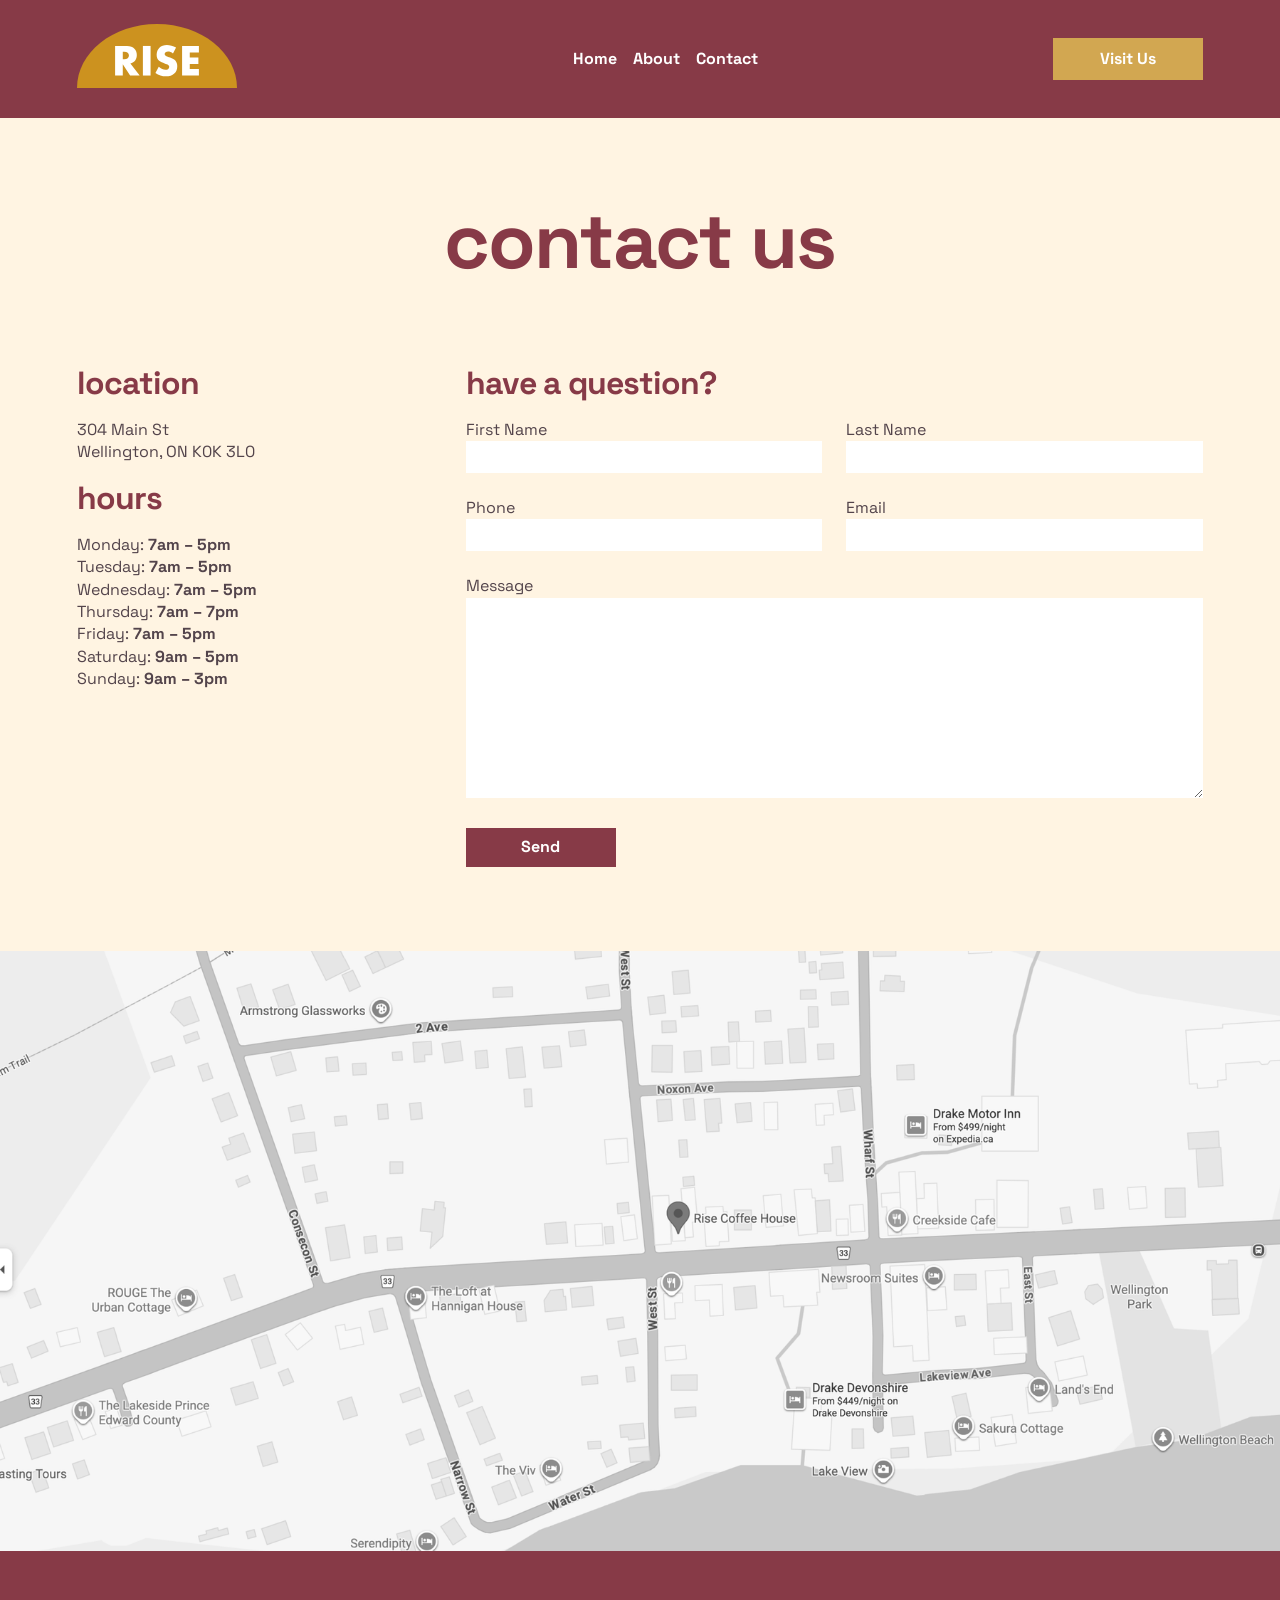
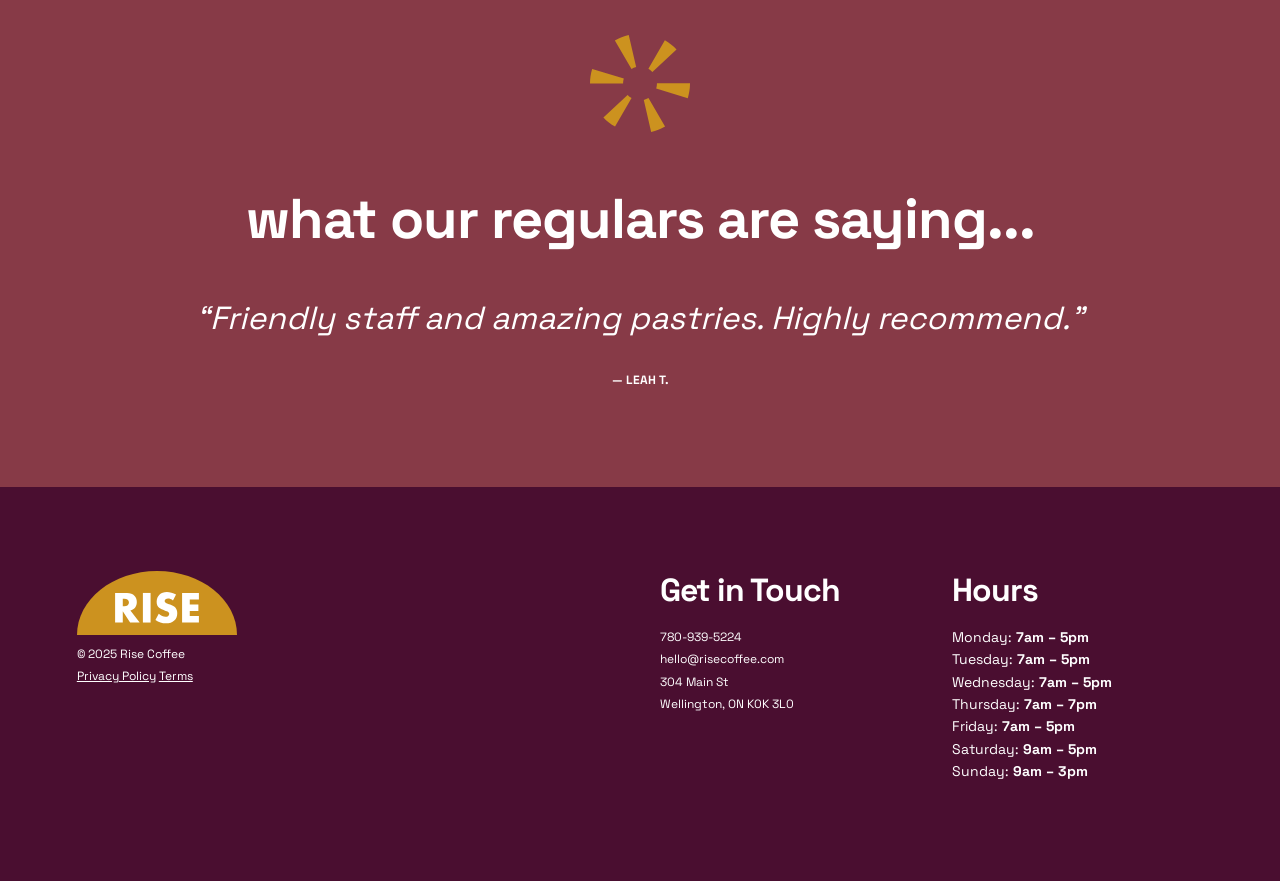
<file: contact.html>
<!DOCTYPE HTML>
<html lang="en">
<head>
	<title>Contact Us | Rise Coffee</title>
	<meta name="description" content="A neighbourhood coffee shop on Whyte Avenue. Single origin, roasted here, open from seven.">
	<meta charset="utf-8">
	<meta name="viewport" content="width=device-width, initial-scale=1">

	<!-- STYLES -->
	<link rel="stylesheet" href="normalize.css">	<!--Normalizes browser default settings-->
	<link rel="stylesheet" href="layout.css"> 		<!--Used to add all layout specs to page elements-->
	<link rel="stylesheet" href="style.css"> 		<!--Used to add all stylings to page elements-->

	<!-- FONTS -->
	<link rel="preconnect" href="https://fonts.googleapis.com">
	<link rel="preconnect" href="https://fonts.gstatic.com" crossorigin>
	<link href="https://fonts.googleapis.com/css2?family=Space+Grotesk:wght@300..700&display=swap" rel="stylesheet">

	<!-- Favicon -->
	<link rel="icon" href="images/favicon.png">
	<!--Opengraph-->
	<meta property="og:title" content="Rise Coffee">
	<meta property="og:description" content="A neighbourhood coffee shop on Whyte Avenue.">
	<meta property="og:image" content="https://daltonbryce.github.io/rise-coffee/images/rise-coffee-1.jpg">
	<meta property="og:url" content="https://daltonbryce.github.io/rise-coffee">
</head>

<!--VISIBLE CONTENT-->
<body>
	<!-- HEADER & NAV | HEADER & NAV |HEADER & NAV |HEADER & NAV |HEADER & NAV -->
	<header>

		<!-- LOGO -->
		<a href="index.html"><img src="images/rise-logo.svg" class="logo" alt="Our logo: the word Rise in a gold half-circle"></a>
		<!-- NAVIGATION Menu - NAV and Hambberger alternate visability -->
		<nav class="margin-center">
			<ul>
				<li><a class="nav-link" href="index.html">Home</a></li>
				<li><a class="nav-link" href="about.html">About</a></li>
				<li><a class="nav-link" href="contact.html">Contact</a></li>
			</ul>
		</nav>
		<a href="index.html#visit" class="button nav-visit">Visit Us</a>
		<div class="hamburger">
			<div class="hamburger-bar"></div>
			<div class="hamburger-bar"></div>
			<div class="hamburger-bar"></div>
		</div>
	</header>
	<!-- End Header Begin Main
		NOTE: Main is not assigned padding as it causes a visible band. Better to assign padding to sections -->
	<main>
		<!-- CONTACT US -->
		<section class="background-beige section-padding">
			<div class="container">
				<div class="row row-justify-center">
					<div class="col col-lg-12 col-md-12 col-sm-12 text-center">
						<h1>contact us</h1>
					</div> <!-- end col -->
				</div> <!-- end row -->
						<!--HERO Image-->
				<div class="row">
					<div class="col col-lg-4 col-md-6 col-sm-12">
						<h3>location</h3>
						<p>304 Main St<br>Wellington, ON  K0K 3L0</p>
						<h3>hours</h3>
						<ul class="hours">
							<li>Monday: <b>7am – 5pm</b></li>
							<li>Tuesday: <b>7am – 5pm</b></li>
							<li>Wednesday: <b>7am – 5pm</b></li>
							<li>Thursday: <b>7am – 7pm</b></li>
							<li>Friday: <b>7am – 5pm</b></li>
							<li>Saturday: <b>9am – 5pm</b></li>
							<li>Sunday: <b>9am – 3pm</b></li>
						</ul>
					</div> <!-- end col -->
					<div class="col col-lg-8 col-md-6 col-sm-12">
						<h3>have a question?</h3>
						<form class="contact-form"> 
							<div class="field">
								<label for="FirstName">First Name</label>
								<input type="text" id="FirstName" class="input-text">
							</div>
							<div class="field">
								<label for="LastName">Last Name</label>
								<input type="text" id="LastName" class="input-text">
							</div>
							<div class="field">
								<label for="Phone">Phone</label>
								<input type="text" id="FullName" class="input-text">
							</div> 
							<div class="field">
								<label for="Email">Email</label>
								<input type="text" id="Email" class="input-text">
							</div>

							<div class="field field-wide">
								<label for="Message">Message</label>
								<textarea type="text" id="Message" class="input-message"></textarea>
							</div>

							<input type="submit" value="Send" class="button button-secondary form-submit">
						</form><!-- end contact form -->
					</div> <!-- end col -->
				</div> <!-- end row -->
			</div> <!-- end container -->
		</section> <!-- end title section -->

		<!-- MAP | MAP | MAP | MAP | MAP | MAP | MAP | MAP -->
		<section>
			<div class="map-img container-full">
			</div> <!-- end container-->
		</section> <!-- end additional info section -->

		<!-- Quote section -->
		<section class="section-padding background-maroon section-padding">
			<div class="margin-center graphic-width">
				<img src="images/rise-icon-2.svg" alt="a bronze starbust graphic" class="graphic-width">
			</div>
			<h2 class="center-aligned">what our regulars are saying...</h2>
			<blockquote>“Friendly staff and amazing pastries. Highly recommend.”</blockquote>
			<p class="attribution">— Leah T.</p>
		</section>
	</main>

	<!-- footer styles ineritted -->
	<footer class="section-padding">
		<div class="container">
			<div class="row details">
				<div class="col col-lg-6 col-md-4 col-sm-12">
					<a href="index.html"><img src="images/rise-logo.svg" class="logo" alt="Our Logo: the word Rise in a gold half-circle"></a>
					<p>© 2025 Rise Coffee</p>
					<a href="legal.html#privacy">Privacy Policy</a>
					<a href="legal.html#terms">Terms</a>
				</div> <!-- end col -->
				<div class="col col-lg-3 col-md-4 col-sm-12">
					<h3>Get in Touch</h3>
					<p>780-939-5224</p>
					<p>hello@risecoffee.com</p>
					<p>304 Main St<br>Wellington, ON  K0K 3L0</p>
				</div> <!-- end col -->
				<div class="col col-lg-3 col-md-4 col-sm-12">
					<h3>Hours</h3>
					<ul class="hours">
						<li>Monday: <b>7am – 5pm</b></li>
						<li>Tuesday: <b>7am – 5pm</b></li>
						<li>Wednesday: <b>7am – 5pm</b></li>
						<li>Thursday: <b>7am – 7pm</b></li>
						<li>Friday: <b>7am – 5pm</b></li>
						<li>Saturday: <b>9am – 5pm</b></li>
						<li>Sunday: <b>9am – 3pm</b></li>
					</ul>
				</div> <!-- end col -->
			</div> <!-- end row-->
		</div> <!-- end container-->
	</footer>
</body>
</html>
</file>
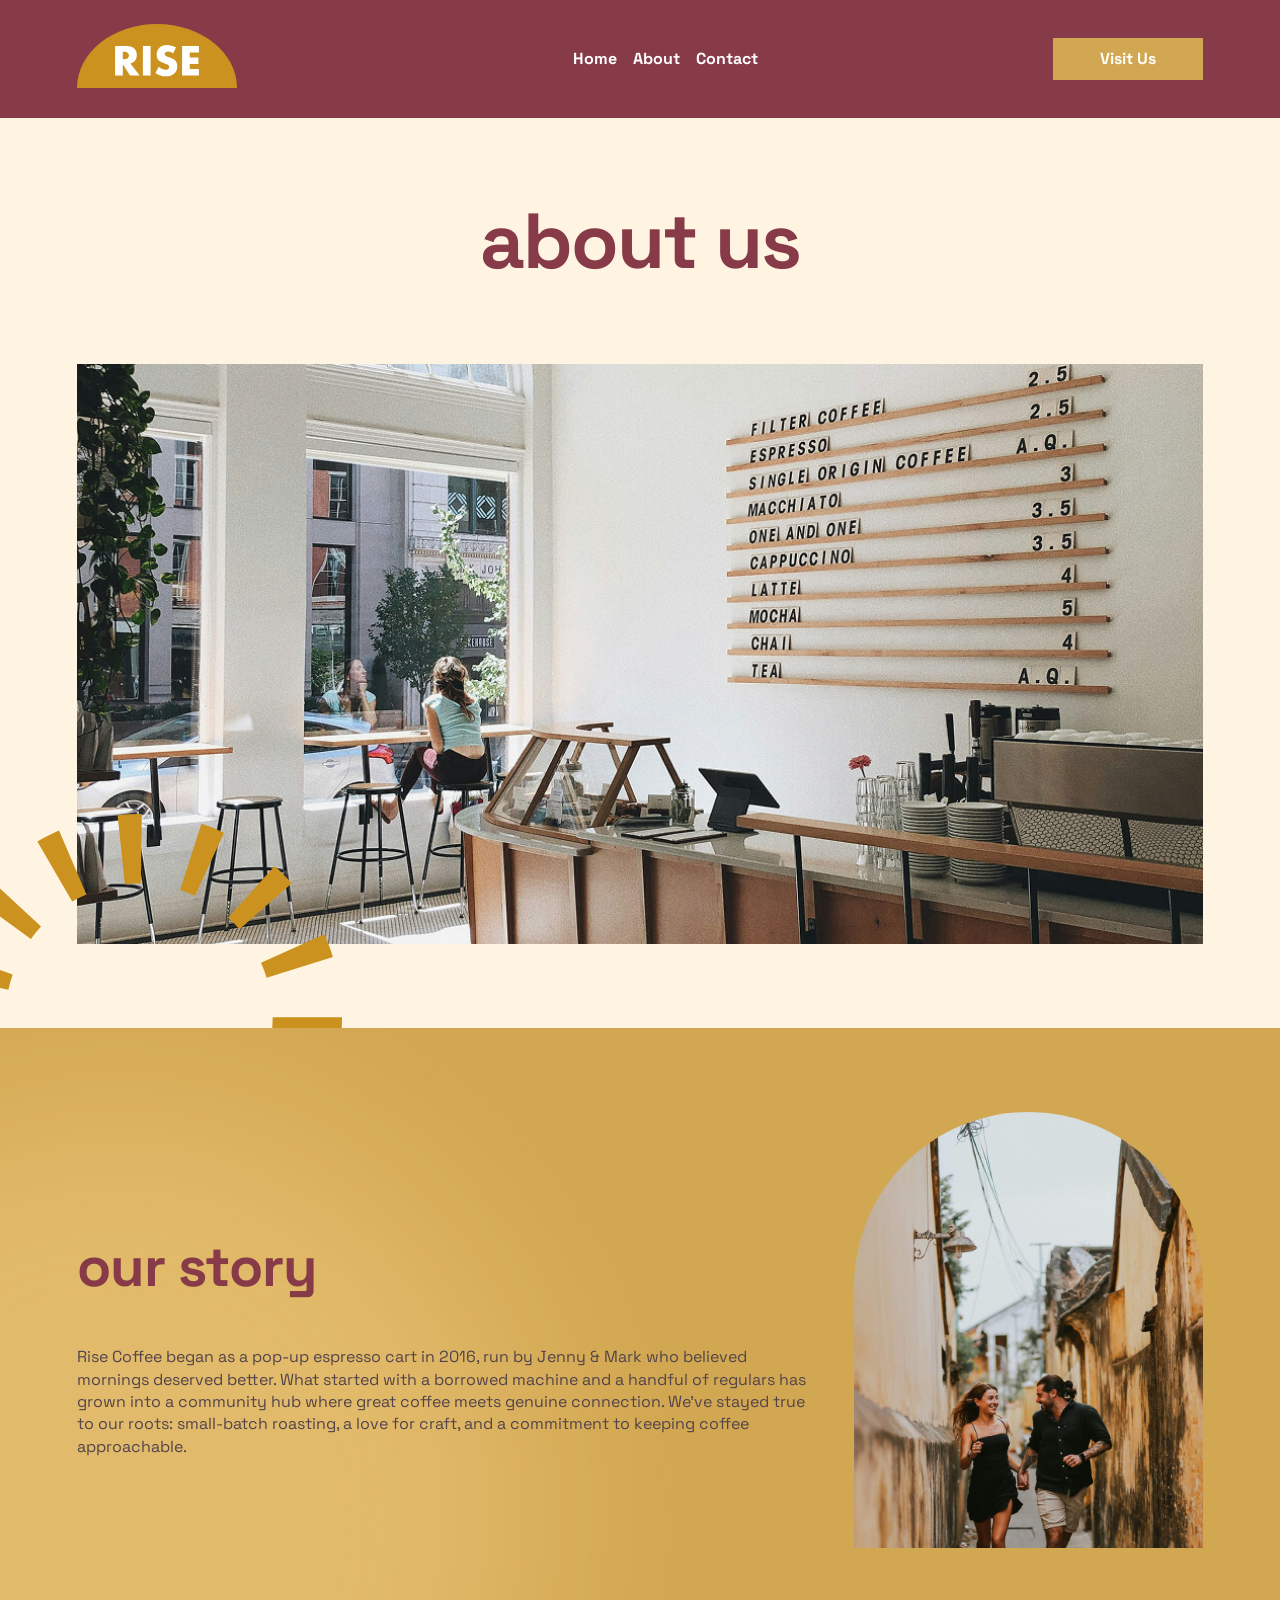
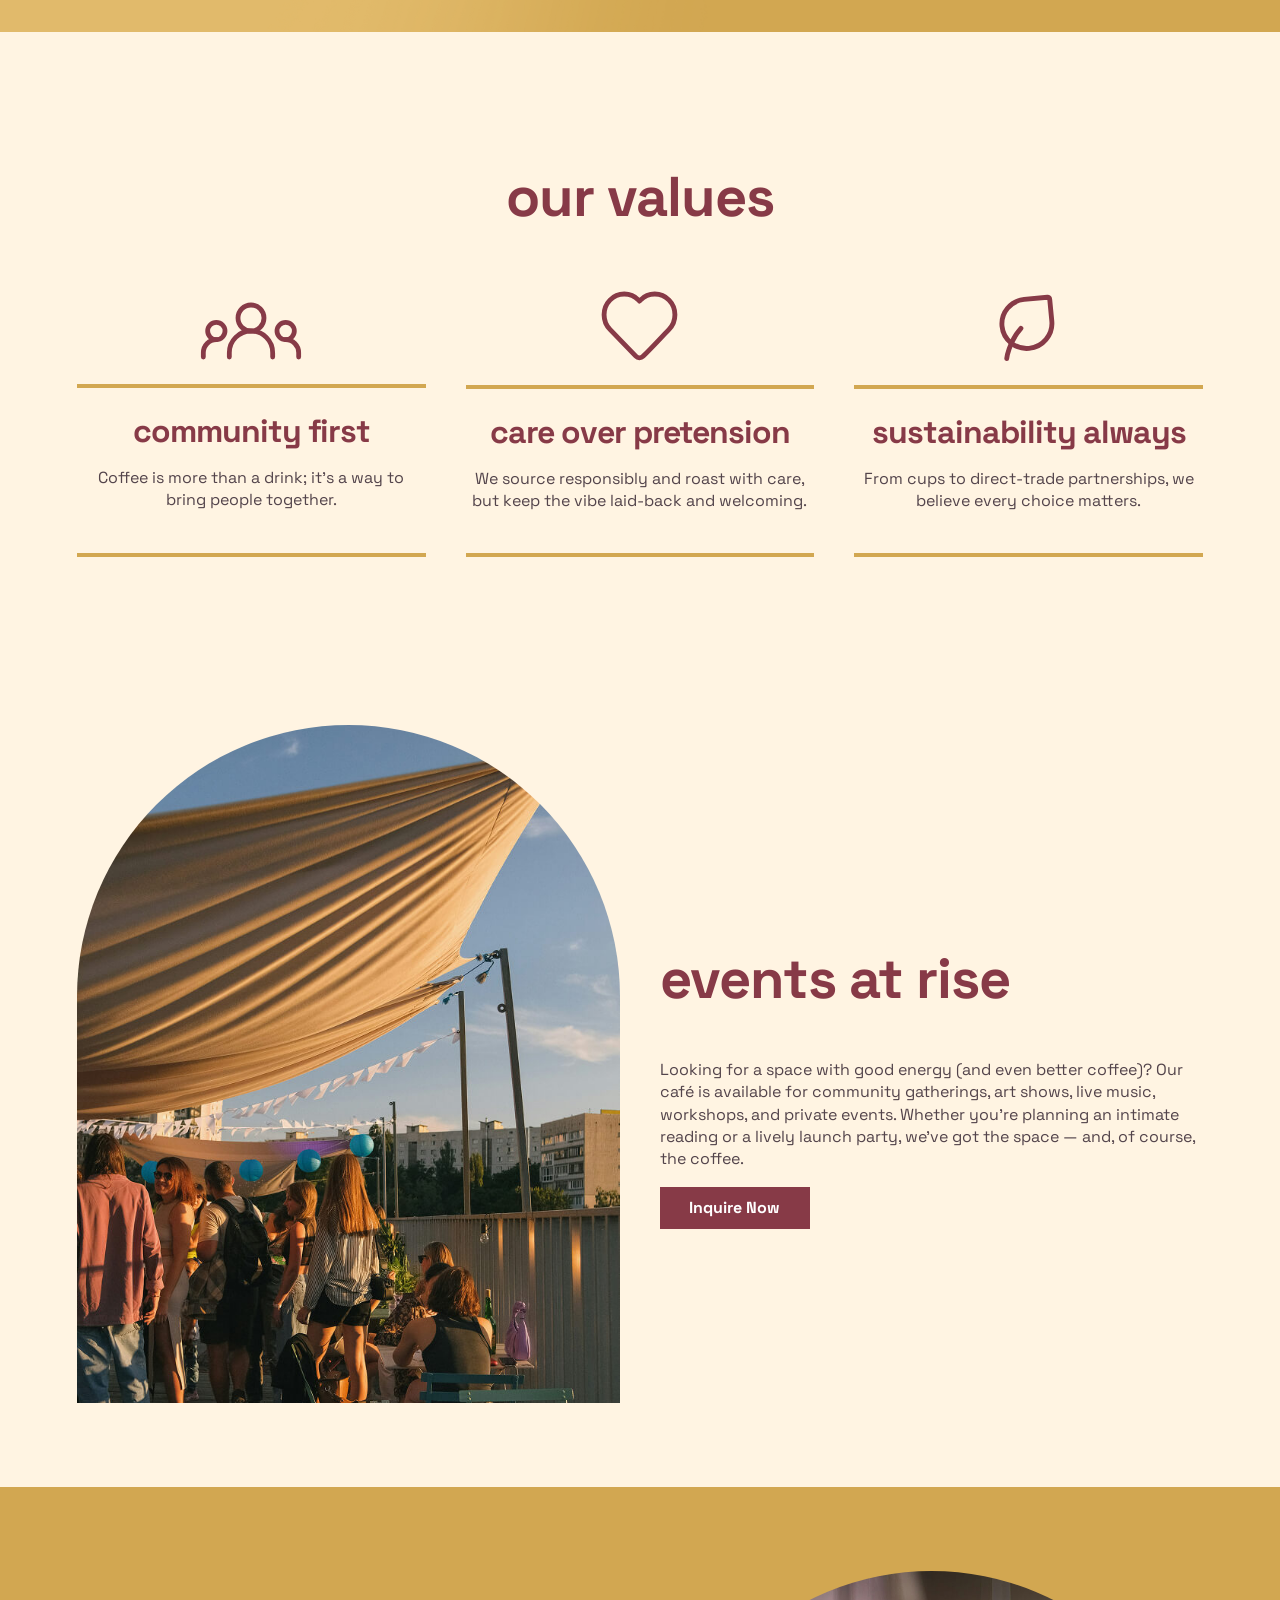
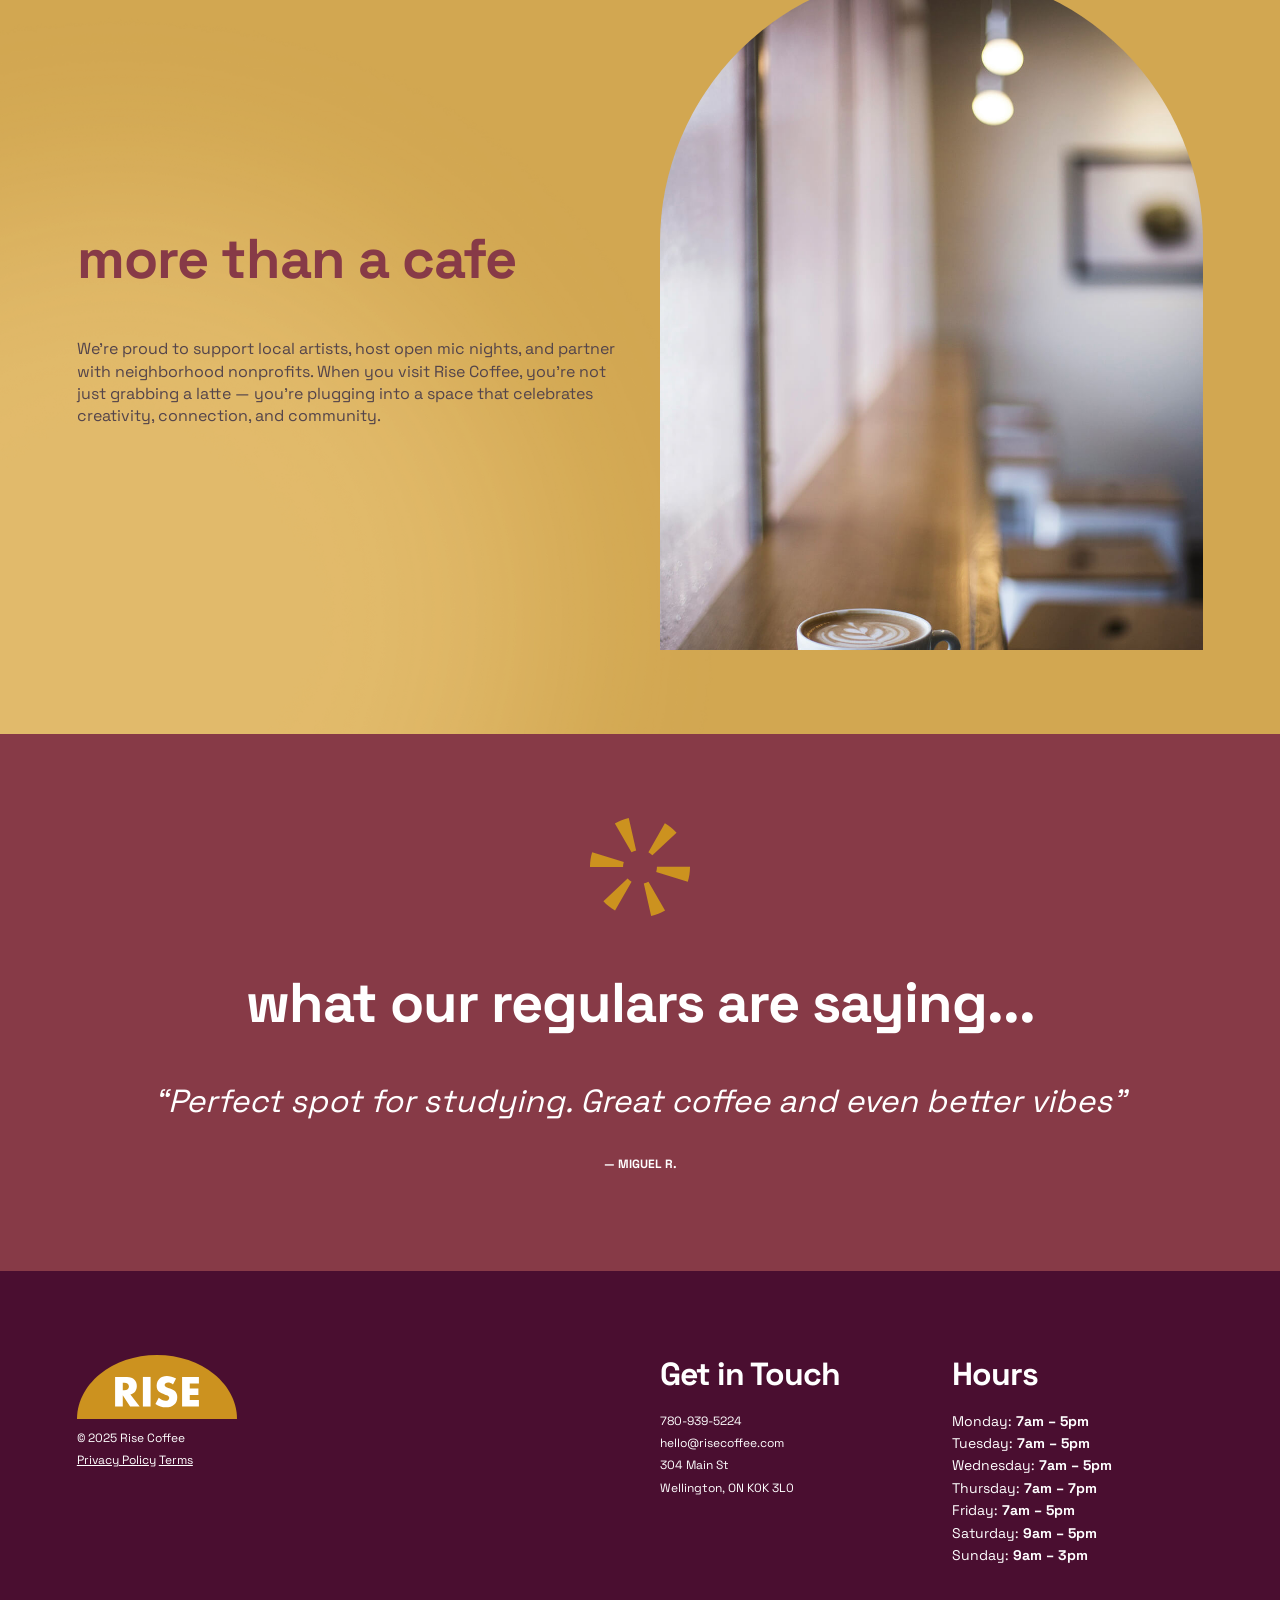
<file: rise-coffee/about.html>
<!DOCTYPE HTML>
<html>
<head>
	<title>About | Rise Coffee</title>
	<meta charset="utf-8">
	<meta name="viewport" content="width=device-width, initial-scale=1">

	<!-- STYLES -->
	<link rel="stylesheet" href="normalize.css">	<!--Normalizes browser default settings-->
	<link rel="stylesheet" href="layout.css"> 		<!--Used to add all layout specs to page elements-->
	<link rel="stylesheet" href="style.css"> 		<!--Used to add all stylings to page elements-->

	<!-- FONTS -->
	<link rel="preconnect" href="https://fonts.googleapis.com">
	<link rel="preconnect" href="https://fonts.gstatic.com" crossorigin>
	<link href="https://fonts.googleapis.com/css2?family=Space+Grotesk:wght@300..700&display=swap" rel="stylesheet">
</head>

<!--VISIBLE CONTENT-->
<body>
	<!-- HEADER & NAV | HEADER & NAV |HEADER & NAV |HEADER & NAV |HEADER & NAV -->
	<header>
		<!-- LOGO -->
		<a href="index.html"><img src="images/rise-logo.svg" class="logo" alt="Our logo: the word Rise in a gold half-circle"></a>
		<!-- NAVIGATION Menu - NAV and Hambberger alternate visability -->
		<nav class="margin-center">
			<ul>
				<li><a class="nav-link" href="index.html">Home</a></li>
				<li><a class="nav-link" href="about.html">About</a></li>
				<li><a class="nav-link" href="contact.html">Contact</a></li>
			</ul>
		</nav>
		<a href="index.html#visit" class="button nav-visit">Visit Us</a>
		<div class="hamburger">
			<div class="hamburger-bar"></div>
			<div class="hamburger-bar"></div>
			<div class="hamburger-bar"></div>
		</div>
	</header>
	<!-- End Header Begin Main
		NOTE: Main is not assigned padding as it causes a visible band. Better to assign padding to sections -->
	<main>
		<!-- HERO SECTION | HERO SECTION | HERO SECTION | HERO SECTION | HERO SECTION -->
		<section class="section-padding background-beige position-relative">
			<div class="container">
				<div class="row row-justify-center">
					<div class="col col-lg-12 col-md-12 col-sm-12 text-center">
						<h1>about us</h1>
					</div> <!-- end col -->
				</div> <!-- end row -->
						<!--HERO Image-->
				<div class="row">
					<div class="col col-lg-12 col-md-12 col-sm-12">
						<div class="hero-img hero-img-about"> 
							<img src="images/rise-icon-3.svg" class="hero-icon hero-icon-about" alt="">
						</div>

					</div> <!-- end col -->
				</div> <!-- end row -->
			</div> <!-- end container -->
		</section> <!-- end title us section -->

		<!-- Our story section | Our story section | Our story section | Our story section -->
		<section class="section-padding background-gold position-relative">
			<!-- GOLD GRADIENT -->
			<img src="images/gradient-1.png" class="gradient-2" alt="">
			<div class="container z-index-2">
				<div class="row row-align-center">
					<div class="col col-lg-8 col-md-12 col-sm-12">
						<div class="margin-center">
							<h2>our story</h2>
							<p>Rise Coffee began as a pop-up espresso cart in 2016, run by Jenny & Mark who believed mornings deserved better. What started with a borrowed machine and a handful of regulars has grown into a community hub where great coffee meets genuine connection. We’ve stayed true to our roots: small-batch roasting, a love for craft, and a commitment to keeping coffee approachable.</p>
						</div>
					</div> <!-- end col -->
					<div class="col col-lg-4 col-md-12 col-sm-12">
						<div class="card-img-wrap">
							<img src="images/rise-coffee-7.jpg" alt="A happy pair walking in an alley." class="img-full">
						</div>
					</div> <!-- end col -->
				</div> <!-- end row-->
			</div> <!-- end container-->
		</section> <!-- end our story section -->

		<!-- Values section (3 col) -->
		<section class="section-padding background-beige">
			<!-- container div -->
			<div class="container">
				<!-- row div -->
				<div class="row">
					<div class="col col-lg-12 col-md-12 col-sm-12">
						<h2 class="center-aligned">our values</h2>
					</div> <!-- end col -->
				</div> <!-- end row-->
				<!-- row div -->
				<div class="row">
					<div class="col col-lg-4 col-md-6 col-sm-12">
						<div class="card">
							<img src="images/community_icon.svg" class="icon-wide" alt="An icon of three bodies">
							<div class="card-border">
								<h3 class="center-aligned">community first</h3>
								<p class="center-aligned">Coffee is more than a drink; it’s a way to bring people together.</p>
							</div>
						</div>
					</div> <!-- end col -->

					<div class="col col-lg-4 col-md-6 col-sm-12">
						<div class="card">
							<img src="images/heart_icon.svg" class="icon" alt="An icon of a heart">			
							<div class="card-border">
								<h3 class="center-aligned">care over pretension</h3>
								<p class="center-aligned">We source responsibly and roast with care, but keep the vibe laid-back and welcoming.</p>
							</div>
						</div>
					</div> <!-- end col -->

					<div class="col col-lg-4 col-md-6 col-sm-12">
						<div class="card">
							 
							<img src="images/leaf_icon.svg" class="icon" alt="An icon of a leaf">
							<div class="card-border">			
								<h3 class="center-aligned">sustainability always</h3>
								<p class="center-aligned">From cups to direct-trade partnerships, we believe every choice matters.</p>
							</div>
						</div>
					</div> <!-- end col -->
				</div> <!-- end row-->
			</div> <!-- end container-->
		</section> <!-- end values section -->

		<!-- Events section -->
		<section class="section-padding background-beige">
			<!-- container div -->
			<div class="container">
				<!-- row div -->
				<div class="row row-align-center">
					<div class="col col-lg-6 col-md-12 col-sm-12">
						<div class="card-img-wrap">
							<img src="images/rise-coffee-8.jpg" alt="a busy evenning event with a canopy and table by a railing" class="img-full">
						</div>
					</div> <!-- end col -->
					<div class="col col-lg-6 col-md-12 col-sm-12">
						<h2>events at rise</h2>
						<p>Looking for a space with good energy (and even better coffee)? Our café is available for community gatherings, art shows, live music, workshops, and private events. Whether you’re planning an intimate reading or a lively launch party, we’ve got the space — and, of course, the coffee.</p>
						<a href="events.html?" class="button button-secondary">Inquire Now</a>
					</div> <!-- end col -->
				</div> <!-- end row-->
			</div> <!-- end container-->
		</section> <!-- end events section -->

		<!-- Additional info section -->
		<section class="section-padding background-gold position-relative">
			<!-- GOLD GRADIENT -->
			<img src="images/gradient-1.png" class="gradient-2" alt="">
			<div class="container z-index-2">
				<div class="row row-align-center">
					<div class="col col-lg-6 col-md-12 col-sm-12">
						<h2>more than a cafe</h2>
						<p>We’re proud to support local artists, host open mic nights, and partner with neighborhood nonprofits. When you visit Rise Coffee, you’re not just grabbing a latte — you’re plugging into a space that celebrates creativity, connection, and community.</p>
					</div> <!-- end col -->
					<div class="col col-lg-6 col-md-12 col-sm-12">
						<div class="card-img-wrap">
							<img src="images/rise-coffee-3.jpg" alt="a latte on a wooden bar by a window" class="img-full">
						</div>
					</div> <!-- end col -->
				</div> <!-- end row-->
			</div> <!-- end container-->
		</section> <!-- end additional info section -->

		<!-- Quote section -->
		<section class="section-padding background-maroon section-padding">
			<div class="margin-center graphic-width">
				<img src="images/rise-icon-2.svg" alt="a bronze starbust graphic" class="graphic-width">
			</div>
			<h2 class="center-aligned">what our regulars are saying...</h2>
		<blockquote>“Perfect spot for studying. Great coffee and even better vibes”</blockquote>
		<p class="attribution">— Miguel R.</p>
		</section>
	</main>

	<!-- footer styles ineritted -->
	<footer class="section-padding">
		<div class="container">
			<div class="row details">
				<div class="col col-lg-6 col-md-4 col-sm-12">
					<a href="index.html"><img src="images/rise-logo.svg" class="logo" alt="Our Logo: the word Rise in a gold half-circle"></a>
					<p>© 2025 Rise Coffee</p>
					<a href="legal.html#privacy">Privacy Policy</a>
					<a href="legal.html#terms">Terms</a>
				</div> <!-- end col -->
				<div class="col col-lg-3 col-md-4 col-sm-12">
					<h3>Get in Touch</h3>
					<p>780-939-5224</p>
					<p>hello@risecoffee.com</p>
					<p>304 Main St<br>Wellington, ON  K0K 3L0</p>
				</div> <!-- end col -->
				<div class="col col-lg-3 col-md-4 col-sm-12">
					<h3>Hours</h3>
					<ul class="hours">
						<li>Monday: <b>7am – 5pm</b></li>
						<li>Tuesday: <b>7am – 5pm</b></li>
						<li>Wednesday: <b>7am – 5pm</b></li>
						<li>Thursday: <b>7am – 7pm</b></li>
						<li>Friday: <b>7am – 5pm</b></li>
						<li>Saturday: <b>9am – 5pm</b></li>
						<li>Sunday: <b>9am – 3pm</b></li>
					</ul>
				</div> <!-- end col -->
			</div> <!-- end row-->
		</div> <!-- end container-->
	</footer>
</body>
</html>
</file>
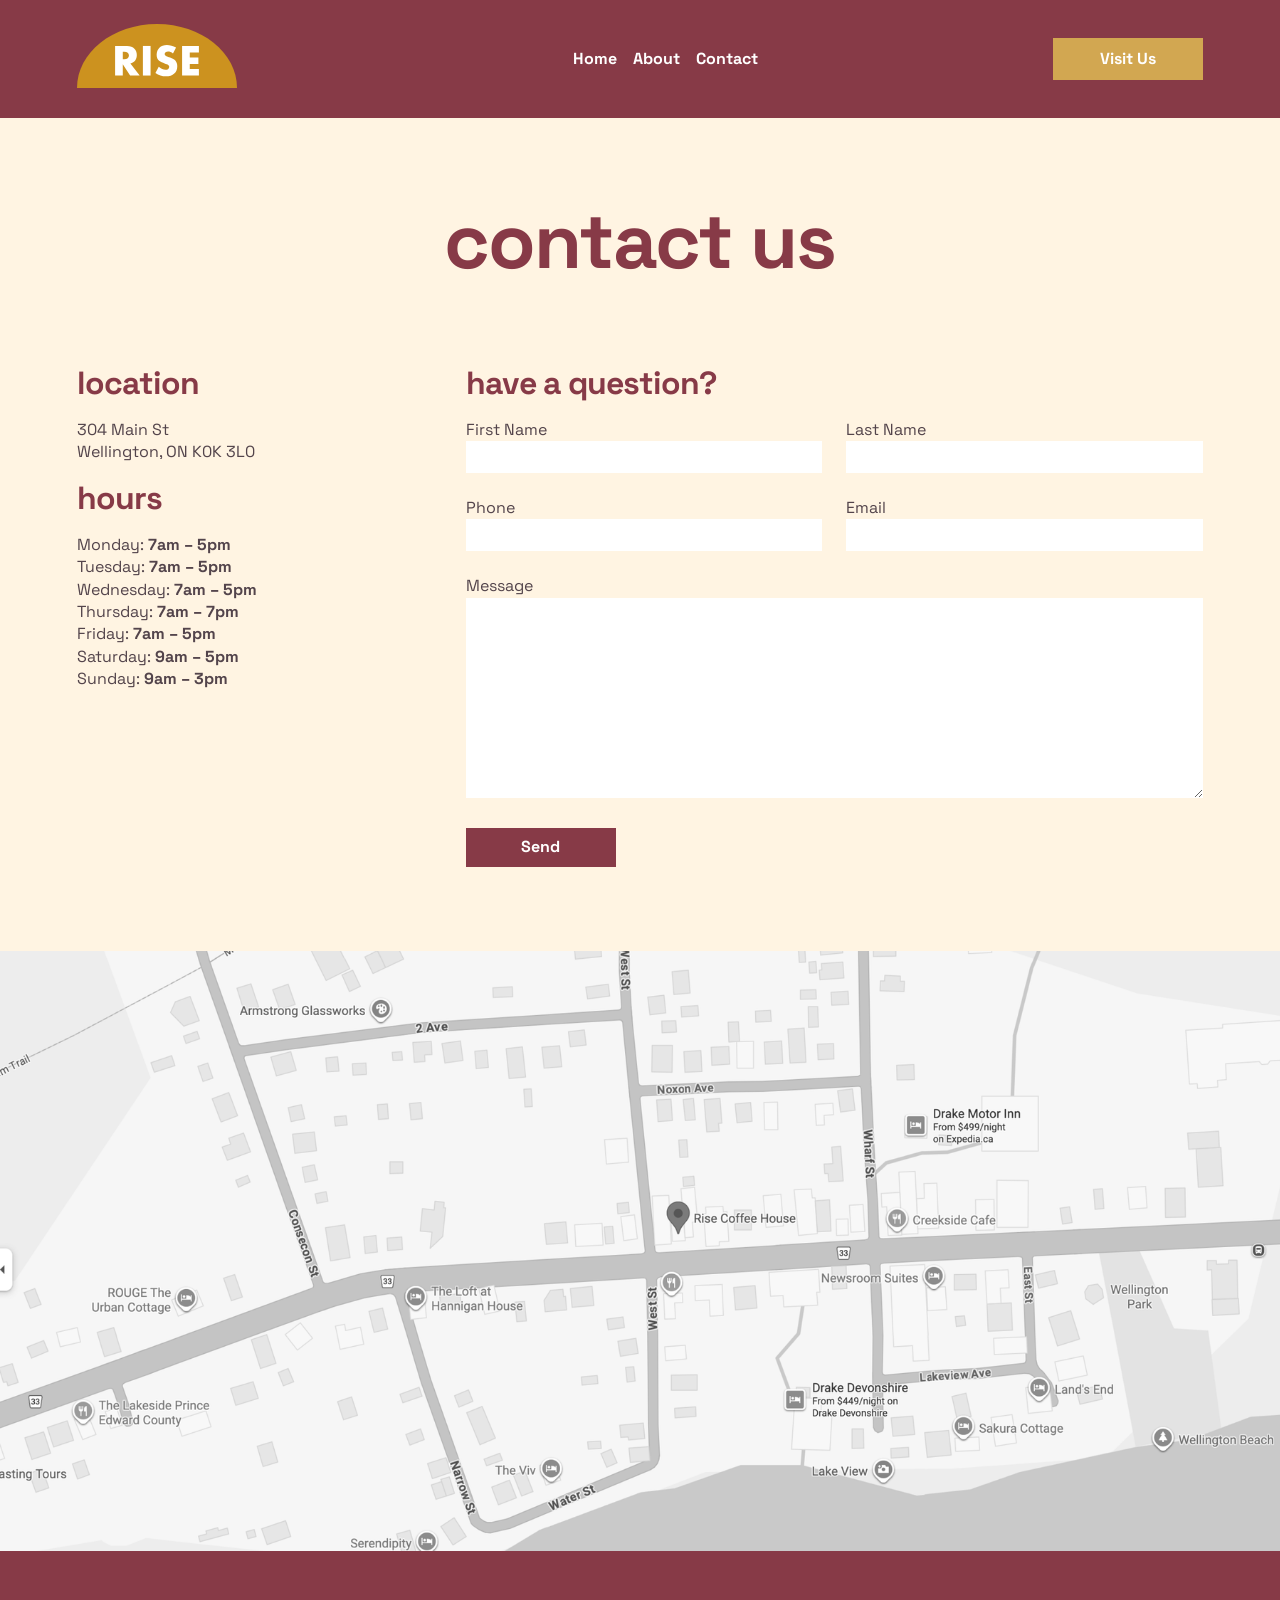
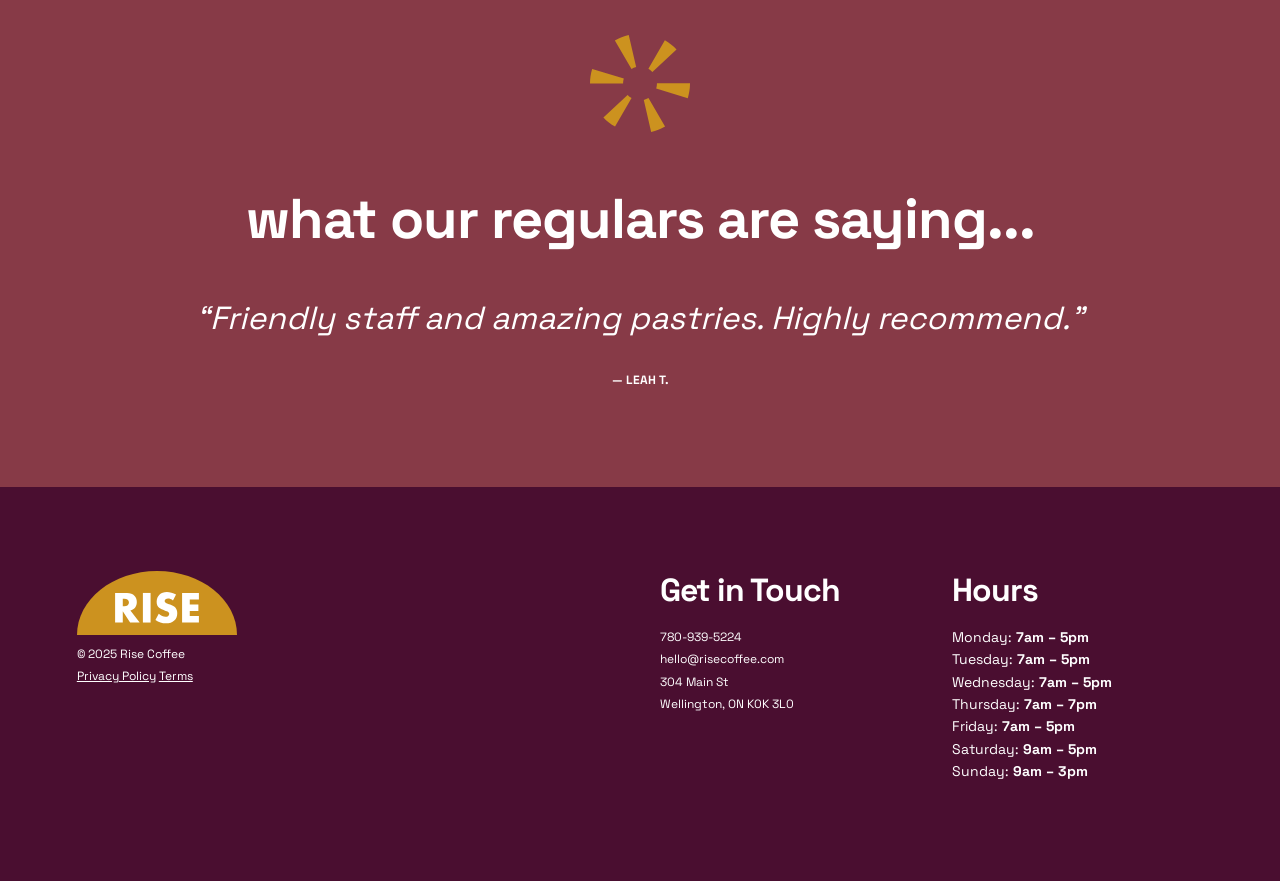
<file: rise-coffee/contact.html>
<!DOCTYPE HTML>
<html>
<head>
	<title>Contact Us | Rise Coffee</title>
	<meta charset="utf-8">
	<meta name="viewport" content="width=device-width, initial-scale=1">

	<!-- STYLES -->
	<link rel="stylesheet" href="normalize.css">	<!--Normalizes browser default settings-->
	<link rel="stylesheet" href="layout.css"> 		<!--Used to add all layout specs to page elements-->
	<link rel="stylesheet" href="style.css"> 		<!--Used to add all stylings to page elements-->

	<!-- FONTS -->
	<link rel="preconnect" href="https://fonts.googleapis.com">
	<link rel="preconnect" href="https://fonts.gstatic.com" crossorigin>
	<link href="https://fonts.googleapis.com/css2?family=Space+Grotesk:wght@300..700&display=swap" rel="stylesheet">
</head>

<!--VISIBLE CONTENT-->
<body>
	<!-- HEADER & NAV | HEADER & NAV |HEADER & NAV |HEADER & NAV |HEADER & NAV -->
	<header>

		<!-- LOGO -->
		<a href="index.html"><img src="images/rise-logo.svg" class="logo" alt="Our logo: the word Rise in a gold half-circle"></a>
		<!-- NAVIGATION Menu - NAV and Hambberger alternate visability -->
		<nav class="margin-center">
			<ul>
				<li><a class="nav-link" href="index.html">Home</a></li>
				<li><a class="nav-link" href="about.html">About</a></li>
				<li><a class="nav-link" href="contact.html">Contact</a></li>
			</ul>
		</nav>
		<a href="index.html#visit" class="button nav-visit">Visit Us</a>
		<div class="hamburger">
			<div class="hamburger-bar"></div>
			<div class="hamburger-bar"></div>
			<div class="hamburger-bar"></div>
		</div>
	</header>
	<!-- End Header Begin Main
		NOTE: Main is not assigned padding as it causes a visible band. Better to assign padding to sections -->
	<main>
		<!-- CONTACT US -->
		<section class="background-beige section-padding">
			<div class="container">
				<div class="row row-justify-center">
					<div class="col col-lg-12 col-md-12 col-sm-12 text-center">
						<h1>contact us</h1>
					</div> <!-- end col -->
				</div> <!-- end row -->
						<!--HERO Image-->
				<div class="row">
					<div class="col col-lg-4 col-md-6 col-sm-12">
						<h3>location</h3>
						<p>304 Main St<br>Wellington, ON  K0K 3L0</p>
						<h3>hours</h3>
						<ul class="hours">
							<li>Monday: <b>7am – 5pm</b></li>
							<li>Tuesday: <b>7am – 5pm</b></li>
							<li>Wednesday: <b>7am – 5pm</b></li>
							<li>Thursday: <b>7am – 7pm</b></li>
							<li>Friday: <b>7am – 5pm</b></li>
							<li>Saturday: <b>9am – 5pm</b></li>
							<li>Sunday: <b>9am – 3pm</b></li>
						</ul>
					</div> <!-- end col -->
					<div class="col col-lg-8 col-md-6 col-sm-12">
						<h3>have a question?</h3>
						<form class="contact-form"> 
							<div class="field">
								<label for="FirstName">First Name</label>
								<input type="text" id="FirstName" class="input-text">
							</div>
							<div class="field">
								<label for="LastName">Last Name</label>
								<input type="text" id="LastName" class="input-text">
							</div>
							<div class="field">
								<label for="Phone">Phone</label>
								<input type="text" id="FullName" class="input-text">
							</div> 
							<div class="field">
								<label for="Email">Email</label>
								<input type="text" id="Email" class="input-text">
							</div>

							<div class="field field-wide">
								<label for="Message">Message</label>
								<textarea type="text" id="Message" class="input-message"></textarea>
							</div>

							<input type="submit" value="Send" class="button button-secondary form-submit">
						</form><!-- end contact form -->
					</div> <!-- end col -->
				</div> <!-- end row -->
			</div> <!-- end container -->
		</section> <!-- end title section -->

		<!-- MAP | MAP | MAP | MAP | MAP | MAP | MAP | MAP -->
		<section>
			<div class="map-img container-full">
			</div> <!-- end container-->
		</section> <!-- end additional info section -->

		<!-- Quote section -->
		<section class="section-padding background-maroon section-padding">
			<div class="margin-center graphic-width">
				<img src="images/rise-icon-2.svg" alt="a bronze starbust graphic" class="graphic-width">
			</div>
			<h2 class="center-aligned">what our regulars are saying...</h2>
			<blockquote>“Friendly staff and amazing pastries. Highly recommend.”</blockquote>
			<p class="attribution">— Leah T.</p>
		</section>
	</main>

	<!-- footer styles ineritted -->
	<footer class="section-padding">
		<div class="container">
			<div class="row details">
				<div class="col col-lg-6 col-md-4 col-sm-12">
					<a href="index.html"><img src="images/rise-logo.svg" class="logo" alt="Our Logo: the word Rise in a gold half-circle"></a>
					<p>© 2025 Rise Coffee</p>
					<a href="legal.html#privacy">Privacy Policy</a>
					<a href="legal.html#terms">Terms</a>
				</div> <!-- end col -->
				<div class="col col-lg-3 col-md-4 col-sm-12">
					<h3>Get in Touch</h3>
					<p>780-939-5224</p>
					<p>hello@risecoffee.com</p>
					<p>304 Main St<br>Wellington, ON  K0K 3L0</p>
				</div> <!-- end col -->
				<div class="col col-lg-3 col-md-4 col-sm-12">
					<h3>Hours</h3>
					<ul class="hours">
						<li>Monday: <b>7am – 5pm</b></li>
						<li>Tuesday: <b>7am – 5pm</b></li>
						<li>Wednesday: <b>7am – 5pm</b></li>
						<li>Thursday: <b>7am – 7pm</b></li>
						<li>Friday: <b>7am – 5pm</b></li>
						<li>Saturday: <b>9am – 5pm</b></li>
						<li>Sunday: <b>9am – 3pm</b></li>
					</ul>
				</div> <!-- end col -->
			</div> <!-- end row-->
		</div> <!-- end container-->
	</footer>
</body>
</html>
</file>
<file: layout.css>
/*GLOBAL STYLES	///////////////////////////////// */
html {box-sizing:border-box;}
*,*:before, *:after { box-sizing: inherit; }

/* CONTAINER 	///////////////////////////////// */
.container {;
	display: block;
	width: 88%;
	max-width: 1400px;
	margin: 0 auto;
}

.container-full { 
	display:block; 
	width:100%;
	overflow-x: hidden; }

/* ROW 			///////////////////////////////// */

.row {
	display: flex;
	flex-wrap: wrap;
	align-items: stretch;
	margin: 0px -20px;
}

.row-justify-center 	{justify-content: center;}
.row-justify-end		{justify-content: flex-end;}
.row-justify-between	{justify-content: space-between;}
.row-align-center		{align-items: center;}
.row-align-end			{align-items: flex-end;}

/* COLUMNS		///////////////////////////////// */

.col {
	flex-grow: 1;
	flex-shrink: 1;
	flex-basis: 0%;
	padding: 0px 20px;
}

.col-lg-1 {max-width: 8.33%; flex: 0 0 8.33%}
.col-lg-2 {max-width: 16.67%; flex: 0 0 16.67%}
.col-lg-3 {max-width: 25%; flex: 0 0 25.00%}
.col-lg-4 {max-width: 33.33%; flex: 0 0 33.33%}
.col-lg-5 {max-width: 41.67%; flex: 0 0 41.67%}
.col-lg-6 {max-width: 50%; flex: 0 0 50.00%}
.col-lg-7 {max-width: 58.33%; flex: 0 0 58.33%}
.col-lg-8 {max-width: 66.67%; flex: 0 0 66.67%}
.col-lg-9 {max-width: 75%; flex: 0 0 75.00%}
.col-lg-10 {max-width: 83.33%; flex: 0 0 83.33%}
.col-lg-11 {max-width: 91.67%; flex: 0 0 91.67%}
.col-lg-12 {max-width: 100%; flex: 0 0 100%}

/* Utilities		///////////////////////////////// */

.section-padding 	{ padding: 84px 0px; }
.text-center 		{ text-align: center;}
.text-right 		{ text-align: right; }
.img-full			{ display: block; width: 100%; }
.margin-center 		{ margin: 0 auto; }
.flex-column {
	display: flex;
	flex-direction: column;
}

/* Responsive		///////////////////////////////// */

/* ============================================
   TABLET   481 to 768
   ============================================ */

@media screen and (max-width: 768px) and (min-width: 481px) {

	.col-md-1  { flex-basis: 8.33%;   max-width: 8.33%; }
	.col-md-2  { flex-basis: 16.67%;  max-width: 16.67%; }
	.col-md-3  { flex-basis: 25.00%;  max-width: 25.00%; }
	.col-md-4  { flex-basis: 33.33%;  max-width: 33.33%; }
	.col-md-5  { flex-basis: 41.67%;  max-width: 41.67%; }
	.col-md-6  { flex-basis: 50.00%;  max-width: 50.00%; }
	.col-md-7  { flex-basis: 58.33%;  max-width: 58.33%; }
	.col-md-8  { flex-basis: 66.67%;  max-width: 66.67%; }
	.col-md-9  { flex-basis: 75.00%;  max-width: 75.00%; }
	.col-md-10 { flex-basis: 83.33%;  max-width: 83.33%; }
	.col-md-11 { flex-basis: 91.67%;  max-width: 91.67%; }
	.col-md-12 { flex-basis: 100%;    max-width: 100%; }

}

/* ============================================
   SMARTPHONE   480 and below
   Written after the tablet block, so it wins.
   ============================================ */

@media screen and (max-width: 480px) {

	.col-sm-1  { flex-basis: 8.33%;   max-width: 8.33%; }
	.col-sm-2  { flex-basis: 16.67%;  max-width: 16.67%; }
	.col-sm-3  { flex-basis: 25.00%;  max-width: 25.00%; }
	.col-sm-4  { flex-basis: 33.33%;  max-width: 33.33%; }
	.col-sm-5  { flex-basis: 41.67%;  max-width: 41.67%; }
	.col-sm-6  { flex-basis: 50.00%;  max-width: 50.00%; }
	.col-sm-7  { flex-basis: 58.33%;  max-width: 58.33%; }
	.col-sm-8  { flex-basis: 66.67%;  max-width: 66.67%; }
	.col-sm-9  { flex-basis: 75.00%;  max-width: 75.00%; }
	.col-sm-10 { flex-basis: 83.33%;  max-width: 83.33%; }
	.col-sm-11 { flex-basis: 91.67%;  max-width: 91.67%; }
	.col-sm-12 { flex-basis: 100%;    max-width: 100%; }
}
</file>
<file: style.css>
/*GLOBAL STYLE*/
html {box-sizing:border-box;}
*,*:before, *:after { box-sizing: inherit; }

body { 
  font-family:"Space Grotesk", sans-serif;
  color: #53444B;
  font-size: 16px; 
  line-height: 140%; 
  font-weight: 400;  
}

header { background-color: #873A47;
  padding: 24px 6%;
  display: flex;
  align-items: center;
  justify-content: space-between;
  position: sticky;
  top: 0;
  z-index: 10;
}

.hamburger {
  display: none;
  width: 32px;
  height: 24px;
  flex-direction: column;
  justify-content: space-between;
}

.hamburger-bar {
  width: 100%;
  height: 4px;
  background-color: #ffffff;
  border-radius: 2px;
}

/* widths */

.full-width { width:1112px; }
.mid-width { width:536px; }
.small-width { width:344px; }
.graphic-width {width: 100px; }

/* BACKGROUNDS */

.background-gold { background-color: #D2A751; }
.background-beige { background-color: #FFF4E2; }
.background-maroon { background-color: #873A47; }
footer { background-color: #4A0E30; }


/* TYPOGRAPHY | TYPOGRAPHY | TYPOGRAPHY | TYPOGRAPHY */

h1 { 
  font-size: 78px; 
  line-height: 100%; 
  font-weight: 700; 
  letter-spacing: -2px; 
  color: #873A47;
  text-align: center;
  margin: 0 0 84px 0;
}
h2 {
  font-size: 56px; 
  line-height: 120%; 
  font-weight: 700; 
  letter-spacing: -1px; 
  color: #873A47
}
h3 {
  font-size: 32px; 
  line-height: 120%; 
  font-weight: 700; 
  letter-spacing: -1px; 
  color: #873A47;
  margin: 0 0 16px 0;
}

.paragraph-large {
  font-size: 40px;
  line-height: 120%; 
  font-weight: 700;
  letter-spacing: -1px;
  color: #837A47;
}

b {
  font-weight: 700;
}

blockquote {
  font-size: 32px;
  line-height: 120%; 
  font-style: italic;
  text-align: center;
  letter-spacing: -2%;
}

.attribution {
  font-size: 12px;
  font-weight: 900;
  font-style: normal;
  text-align: center;
  text-transform: uppercase;
}

/* FOOTER | FOOTER | FOOTER | FOOTER | FOOTER | FOOTER | FOOTER | */
footer *, section.background-maroon * {
    color: #ffffff;
}

footer ul {
  font-size: 14px;
}

.details {
  font-size: 12px; 
  text-align: left;
  margin-top: auto;
  display: flex;
  flex-wrap: wrap;
  justify-content: flex-start;
}

.details p {
  margin: 0;
}

.hours {
  list-style: none;
  padding: 0;
}

.hours b {white-space: nowrap;}

.center-aligned { text-align: center; }

/* NAV */

/* List items in the nav */

nav ul { 
  display: flex; 
  justify-content: center; 
  gap: 50px; }

.nav-link { 
  color: #ffffff; 
  text-decoration: none;
  font-weight: bold; 
}

nav li {
  list-style: none;
  padding-left: 0;
} 

nav ul {
  display: flex;
  justify-content: center;
  gap: 16px;
}

/* Link class */
.nav-link {
  color: #ffffff;
  text-decoration: none;
}

.logo {width:160px;} /* NOTE - this is the correct size of the logo on the figma file */


/* BUTTONS | BUTTONS | BUTTONS | BUTTONS | BUTTONS | BUTTONS | */

.button {
  display: inline-block;
  padding: 10px 18px;
  color:  white;
  background-color: #D2A751;
  width: 150px;
  font-weight: bold;
  text-align: center;
  text-decoration: none;
}

.button-secondary { background-color: #873A47;}

.button:hover { background-color: #E6C27A;}

.button-secondary:hover { background-color: #4A0E30}

/* OTHER */

.gold-bottom-border {
  border-bottom: 4px solid #D2A751;
}

/* IMAGES ////////////////////////////////////////////////*/

.position-relative  { 
  position: relative;   
  overflow: hidden;
}

.hero-img { 
  position: relative;
  background-image: url(images/rise-coffee-1.jpg); 
  background-size: cover;
  background-repeat: no-repeat;
  height: 600px;
}

.hero-img-about { 
  position: relative;
  background-image: url(images/rise-coffee-2.jpg); 
  background-size: cover;
  background-repeat: no-repeat;
  height: 580px;
}

.map-img { 
  background-image: url(images/map.png); 
  background-size: cover;
  background-repeat: no-repeat;
  height: 600px;
}

.hero-icon {
  position: absolute;
  width: 20%;
  top: -35%;
  right: -15%;
  transform: rotate(-12deg);
}

.hero-icon-about {
  position: absolute;
  width: 36%;
  top: 450px;
  left: -140px;
  transform: rotate(0deg);
}

.icon {
  width: 85px;
  margin: 0 auto;
}

.icon-wide {
  width: 104px;
  margin: 0 auto;
}

.gradient-1 {
  width: 100%;
  position: absolute;
  bottom: 0;
  left: 0;
  z-index: 1;
}

.gradient-2 {
  width: 100%;
  position: absolute;
  bottom: -520px;
  left: -520px;
  z-index: 1;
}

.gradient-3 {
  width: 100%;
  position: absolute;
  bottom: -300px;
  left: -702px;
  z-index: 1;
}

.z-index-2 {
  position: relative;
  z-index: 2;
}

.card-img {
  width: 100%;
  height: 100%;
  object-fit: cover;
}

.card-img-wrap {
  width: 100%;
  aspect-ratio: 4/5;
  border-radius: 200px 200px 0px 0px;
  overflow: hidden;
}

.col-lg-6 .card-img-wrap {
  width: 100%;
  aspect-ratio: 4/5;
  border-radius: 300px 300px 0px 0px;
  overflow: hidden;
}

/* CARDS | CARDS | CARDS | CARDS | CARDS | CARDS */

.card {
  display: flex;
  flex-direction: column;
  gap: 24px;
  height: 100%;
}

.card-border {
  border-top: solid 4px #D2A751;
  border-bottom: solid 4px #D2A751;
  padding: 24px 0;
  flex-grow: 1;
}

/* FORMS | FORMS | FORMS | FORMS | FORMS | FORMS | FORMS | FORMS */

.contact-form {
  display: grid;
  grid-template-columns: 1fr 1fr;
  gap: 24px;
}

.input-text {
  height: 32px;
}

.input-message {
  height: 200px;
}

.input-text, .input-message {
  width: 100%;
  border: none;
}

.field-wide {
  grid-column: 1 /3 ; 
  /*telling the wide field to start at the beginning of the grid and end at the third section, not third column */
}

.form-submit {
  grid-column: 1 /3 ;
  justify-self: start;
  border: none;
}

/* RESPONSIVE | RESPONSIVE | RESPONSIVE | RESPONSIVE | RESPONSIVE */

/* ============================================
   TABLET   481 to 768
   ============================================ */

@media screen and (max-width: 768px) and (min-width: 481px) {
  .logo { width: 100px; } /* NOTE - this is the correct size of the logo on the figma file */
  nav { display: none; }
  .nav-visit { display: none; }
  .hamburger { display: flex; }
  h1 { font-size: 56px; }
  h2 { font-size: 40px; }
  h3 { font-size: 28px; }
  .paragraph-large { font-size: 30px; }
  .section-padding { padding: 56px 0; }
  .details { gap: 0px; }
  .contact-form { grid-template-columns: 1fr; }
  .field-wide { grid-column: 1 / 2; }
  .form-submit { grid-column: 1 / 2; }
}

/* ============================================
   SMARTPHONE   480 and below
   Written after the tablet block, so it wins.
   ============================================ */

@media screen and (max-width: 480px) {
  header { padding: 16px 6%; }
  .logo { width: 100px; } /* NOTE - this is the correct size of the logo on the figma file */
  nav { display: none; }
  .nav-visit { display: none; }
  .hamburger { display: flex; }
  h1 { font-size: 40px; }
  h2 { font-size: 32px; }
  h3 { font-size: 24px; }
  .paragraph-large { font-size: 24px; }
  .section-padding { padding: 40px 0; }
  .contact-form { grid-template-columns: 1fr; }
  .field-wide { grid-column: 1 / 2; }
  .form-submit { grid-column: 1 / 2; }
}
</file>
<file: rise-coffee/layout.css>
/*GLOBAL STYLES	///////////////////////////////// */
html {box-sizing:border-box;}
*,*:before, *:after { box-sizing: inherit; }

/* CONTAINER 	///////////////////////////////// */
.container {;
	display: block;
	width: 88%;
	max-width: 1400px;
	margin: 0 auto;
}

.container-full { 
	display:block; 
	width:100%;
	overflow-x: hidden; }

/* ROW 			///////////////////////////////// */

.row {
	display: flex;
	flex-wrap: wrap;
	align-items: stretch;
	margin: 0px -20px;
}

.row-justify-center 	{justify-content: center;}
.row-justify-end		{justify-content: flex-end;}
.row-justify-between	{justify-content: space-between;}
.row-align-center		{align-items: center;}
.row-align-end			{align-items: flex-end;}

/* COLUMNS		///////////////////////////////// */

.col {
	flex-grow: 1;
	flex-shrink: 1;
	flex-basis: 0%;
	padding: 0px 20px;
}

.col-lg-1 {max-width: 8.33%; flex: 0 0 8.33%}
.col-lg-2 {max-width: 16.67%; flex: 0 0 16.67%}
.col-lg-3 {max-width: 25%; flex: 0 0 25.00%}
.col-lg-4 {max-width: 33.33%; flex: 0 0 33.33%}
.col-lg-5 {max-width: 41.67%; flex: 0 0 41.67%}
.col-lg-6 {max-width: 50%; flex: 0 0 50.00%}
.col-lg-7 {max-width: 58.33%; flex: 0 0 58.33%}
.col-lg-8 {max-width: 66.67%; flex: 0 0 66.67%}
.col-lg-9 {max-width: 75%; flex: 0 0 75.00%}
.col-lg-10 {max-width: 83.33%; flex: 0 0 83.33%}
.col-lg-11 {max-width: 91.67%; flex: 0 0 91.67%}
.col-lg-12 {max-width: 100%; flex: 0 0 100%}

/* Utilities		///////////////////////////////// */

.section-padding 	{ padding: 84px 0px; }
.text-center 		{ text-align: center;}
.text-right 		{ text-align: right; }
.img-full			{ display: block; width: 100%; }
.margin-center 		{ margin: 0 auto; }
.flex-column {
	display: flex;
	flex-direction: column;
}

/* Responsive		///////////////////////////////// */

/* ============================================
   TABLET   481 to 768
   ============================================ */

@media screen and (max-width: 768px) and (min-width: 481px) {

	.col-md-1  { flex-basis: 8.33%;   max-width: 8.33%; }
	.col-md-2  { flex-basis: 16.67%;  max-width: 16.67%; }
	.col-md-3  { flex-basis: 25.00%;  max-width: 25.00%; }
	.col-md-4  { flex-basis: 33.33%;  max-width: 33.33%; }
	.col-md-5  { flex-basis: 41.67%;  max-width: 41.67%; }
	.col-md-6  { flex-basis: 50.00%;  max-width: 50.00%; }
	.col-md-7  { flex-basis: 58.33%;  max-width: 58.33%; }
	.col-md-8  { flex-basis: 66.67%;  max-width: 66.67%; }
	.col-md-9  { flex-basis: 75.00%;  max-width: 75.00%; }
	.col-md-10 { flex-basis: 83.33%;  max-width: 83.33%; }
	.col-md-11 { flex-basis: 91.67%;  max-width: 91.67%; }
	.col-md-12 { flex-basis: 100%;    max-width: 100%; }

}

/* ============================================
   SMARTPHONE   480 and below
   Written after the tablet block, so it wins.
   ============================================ */

@media screen and (max-width: 480px) {

	.col-sm-1  { flex-basis: 8.33%;   max-width: 8.33%; }
	.col-sm-2  { flex-basis: 16.67%;  max-width: 16.67%; }
	.col-sm-3  { flex-basis: 25.00%;  max-width: 25.00%; }
	.col-sm-4  { flex-basis: 33.33%;  max-width: 33.33%; }
	.col-sm-5  { flex-basis: 41.67%;  max-width: 41.67%; }
	.col-sm-6  { flex-basis: 50.00%;  max-width: 50.00%; }
	.col-sm-7  { flex-basis: 58.33%;  max-width: 58.33%; }
	.col-sm-8  { flex-basis: 66.67%;  max-width: 66.67%; }
	.col-sm-9  { flex-basis: 75.00%;  max-width: 75.00%; }
	.col-sm-10 { flex-basis: 83.33%;  max-width: 83.33%; }
	.col-sm-11 { flex-basis: 91.67%;  max-width: 91.67%; }
	.col-sm-12 { flex-basis: 100%;    max-width: 100%; }
}
</file>
<file: rise-coffee/style.css>
/*GLOBAL STYLE*/
html {box-sizing:border-box;}
*,*:before, *:after { box-sizing: inherit; }

body { 
  font-family:"Space Grotesk", sans-serif;
  color: #53444B;
  font-size: 16px; 
  line-height: 140%; 
  font-weight: 400;  
}

header { background-color: #873A47;
  padding: 24px 6%;
  display: flex;
  align-items: center;
  justify-content: space-between;
}

.hamburger {
  display: none;
  width: 32px;
  height: 24px;
  flex-direction: column;
  justify-content: space-between;
}

.hamburger-bar {
  width: 100%;
  height: 4px;
  background-color: #ffffff;
  border-radius: 2px;
}

/* widths */

.full-width { width:1112px; }
.mid-width { width:536px; }
.small-width { width:344px; }
.graphic-width {width: 100px; }

/* BACKGROUNDS */

.background-gold { background-color: #D2A751; }
.background-beige { background-color: #FFF4E2; }
.background-maroon { background-color: #873A47; }
footer { background-color: #4A0E30; }


/* TYPOGRAPHY | TYPOGRAPHY | TYPOGRAPHY | TYPOGRAPHY */

h1 { 
  font-size: 78px; 
  line-height: 100%; 
  font-weight: 700; 
  letter-spacing: -2px; 
  color: #873A47;
  text-align: center;
  margin: 0 0 84px 0;
}
h2 {
  font-size: 56px; 
  line-height: 120%; 
  font-weight: 700; 
  letter-spacing: -1px; 
  color: #873A47
}
h3 {
  font-size: 32px; 
  line-height: 120%; 
  font-weight: 700; 
  letter-spacing: -1px; 
  color: #873A47;
  margin: 0 0 16px 0;
}

.paragraph-large {
  font-size: 40px;
  line-height: 120%; 
  font-weight: 700;
  letter-spacing: -1px;
  color: #837A47;
}

b {
  font-weight: 700;
}

blockquote {
  font-size: 32px;
  line-height: 120%; 
  font-style: italic;
  text-align: center;
  letter-spacing: -2%;
}

.attribution {
  font-size: 12px;
  font-weight: 900;
  font-style: normal;
  text-align: center;
  text-transform: uppercase;
}

/* FOOTER | FOOTER | FOOTER | FOOTER | FOOTER | FOOTER | FOOTER | */
footer *, section.background-maroon * {
    color: #ffffff;
}

footer ul {
  font-size: 14px;
}

.details {
  font-size: 12px; 
  text-align: left;
  margin-top: auto;
  display: flex;
  flex-wrap: wrap;
  justify-content: flex-start;
}

.details p {
  margin: 0;
}

.hours {
  list-style: none;
  padding: 0;
}

.hours b {white-space: nowrap;}

.center-aligned { text-align: center; }

/* NAV */

/* List items in the nav */

nav ul { 
  display: flex; 
  justify-content: center; 
  gap: 50px; }

.nav-link { 
  color: #ffffff; 
  text-decoration: none;
  font-weight: bold; 
}

nav li {
  list-style: none;
  padding-left: 0;
} 

nav ul {
  display: flex;
  justify-content: center;
  gap: 16px;
}

/* Link class */
.nav-link {
  color: #ffffff;
  text-decoration: none;
}

.logo {width:160px;} /* NOTE - this is the correct size of the logo on the figma file */


/* BUTTONS | BUTTONS | BUTTONS | BUTTONS | BUTTONS | BUTTONS | */

.button {
  display: inline-block;
  padding: 10px 18px;
  color:  white;
  background-color: #D2A751;
  width: 150px;
  font-weight: bold;
  text-align: center;
  text-decoration: none;
}

.button-secondary { background-color: #873A47;}

.button:hover { background-color: #E6C27A;}

.button-secondary:hover { background-color: #4A0E30}

/* OTHER */

.gold-bottom-border {
  border-bottom: 4px solid #D2A751;
}

/* IMAGES ////////////////////////////////////////////////*/

.position-relative  { 
  position: relative;   
  overflow: hidden;
}

.hero-img { 
  position: relative;
  background-image: url(images/rise-coffee-1.jpg); 
  background-size: cover;
  background-repeat: no-repeat;
  height: 600px;
}

.hero-img-about { 
  position: relative;
  background-image: url(images/rise-coffee-2.jpg); 
  background-size: cover;
  background-repeat: no-repeat;
  height: 580px;
}

.map-img { 
  background-image: url(images/map.png); 
  background-size: cover;
  background-repeat: no-repeat;
  height: 600px;
}

.hero-icon {
  position: absolute;
  width: 20%;
  top: -35%;
  right: -15%;
  transform: rotate(-12deg);
}

.hero-icon-about {
  position: absolute;
  width: 36%;
  top: 450px;
  left: -140px;
  transform: rotate(0deg);
}

.icon {
  width: 85px;
  margin: 0 auto;
}

.icon-wide {
  width: 104px;
  margin: 0 auto;
}

.gradient-1 {
  width: 100%;
  position: absolute;
  bottom: 0;
  left: 0;
  z-index: 1;
}

.gradient-2 {
  width: 100%;
  position: absolute;
  bottom: -520px;
  left: -520px;
  z-index: 1;
}

.gradient-3 {
  width: 100%;
  position: absolute;
  bottom: -300px;
  left: -702px;
  z-index: 1;
}

.z-index-2 {
  position: relative;
  z-index: 2;
}

.card-img {
  width: 100%;
  height: 100%;
  object-fit: cover;
}

.card-img-wrap {
  width: 100%;
  aspect-ratio: 4/5;
  border-radius: 200px 200px 0px 0px;
  overflow: hidden;
}

.col-lg-6 .card-img-wrap {
  width: 100%;
  aspect-ratio: 4/5;
  border-radius: 300px 300px 0px 0px;
  overflow: hidden;
}

/* CARDS | CARDS | CARDS | CARDS | CARDS | CARDS */

.card {
  display: flex;
  flex-direction: column;
  gap: 24px;
  height: 100%;
}

.card-border {
  border-top: solid 4px #D2A751;
  border-bottom: solid 4px #D2A751;
  padding: 24px 0;
  flex-grow: 1;
}

/* FORMS | FORMS | FORMS | FORMS | FORMS | FORMS | FORMS | FORMS */

.contact-form {
  display: grid;
  grid-template-columns: 1fr 1fr;
  gap: 24px;
}

.input-text {
  height: 32px;
}

.input-message {
  height: 200px;
}

.input-text, .input-message {
  width: 100%;
  border: none;
}

.field-wide {
  grid-column: 1 /3 ; 
  /*telling the wide field to start at the beginning of the grid and end at the third section, not third column */
}

.form-submit {
  grid-column: 1 /3 ;
  justify-self: start;
  border: none;
}

/* RESPONSIVE | RESPONSIVE | RESPONSIVE | RESPONSIVE | RESPONSIVE */

/* ============================================
   TABLET   481 to 768
   ============================================ */

@media screen and (max-width: 768px) and (min-width: 481px) {
  .logo { width: 100px; } /* NOTE - this is the correct size of the logo on the figma file */
  nav { display: none; }
  .nav-visit { display: none; }
  .hamburger { display: flex; }
  h1 { font-size: 56px; }
  h2 { font-size: 40px; }
  h3 { font-size: 28px; }
  .paragraph-large { font-size: 30px; }
  .section-padding { padding: 56px 0; }
  .details { gap: 0px; }
  .contact-form { grid-template-columns: 1fr; }
  .field-wide { grid-column: 1 / 2; }
  .form-submit { grid-column: 1 / 2; }
}

/* ============================================
   SMARTPHONE   480 and below
   Written after the tablet block, so it wins.
   ============================================ */

@media screen and (max-width: 480px) {
  header { padding: 16px 6%; }
  .logo { width: 100px; } /* NOTE - this is the correct size of the logo on the figma file */
  nav { display: none; }
  .nav-visit { display: none; }
  .hamburger { display: flex; }
  h1 { font-size: 40px; }
  h2 { font-size: 32px; }
  h3 { font-size: 24px; }
  .paragraph-large { font-size: 24px; }
  .section-padding { padding: 40px 0; }
  .contact-form { grid-template-columns: 1fr; }
  .field-wide { grid-column: 1 / 2; }
  .form-submit { grid-column: 1 / 2; }
}
</file>
